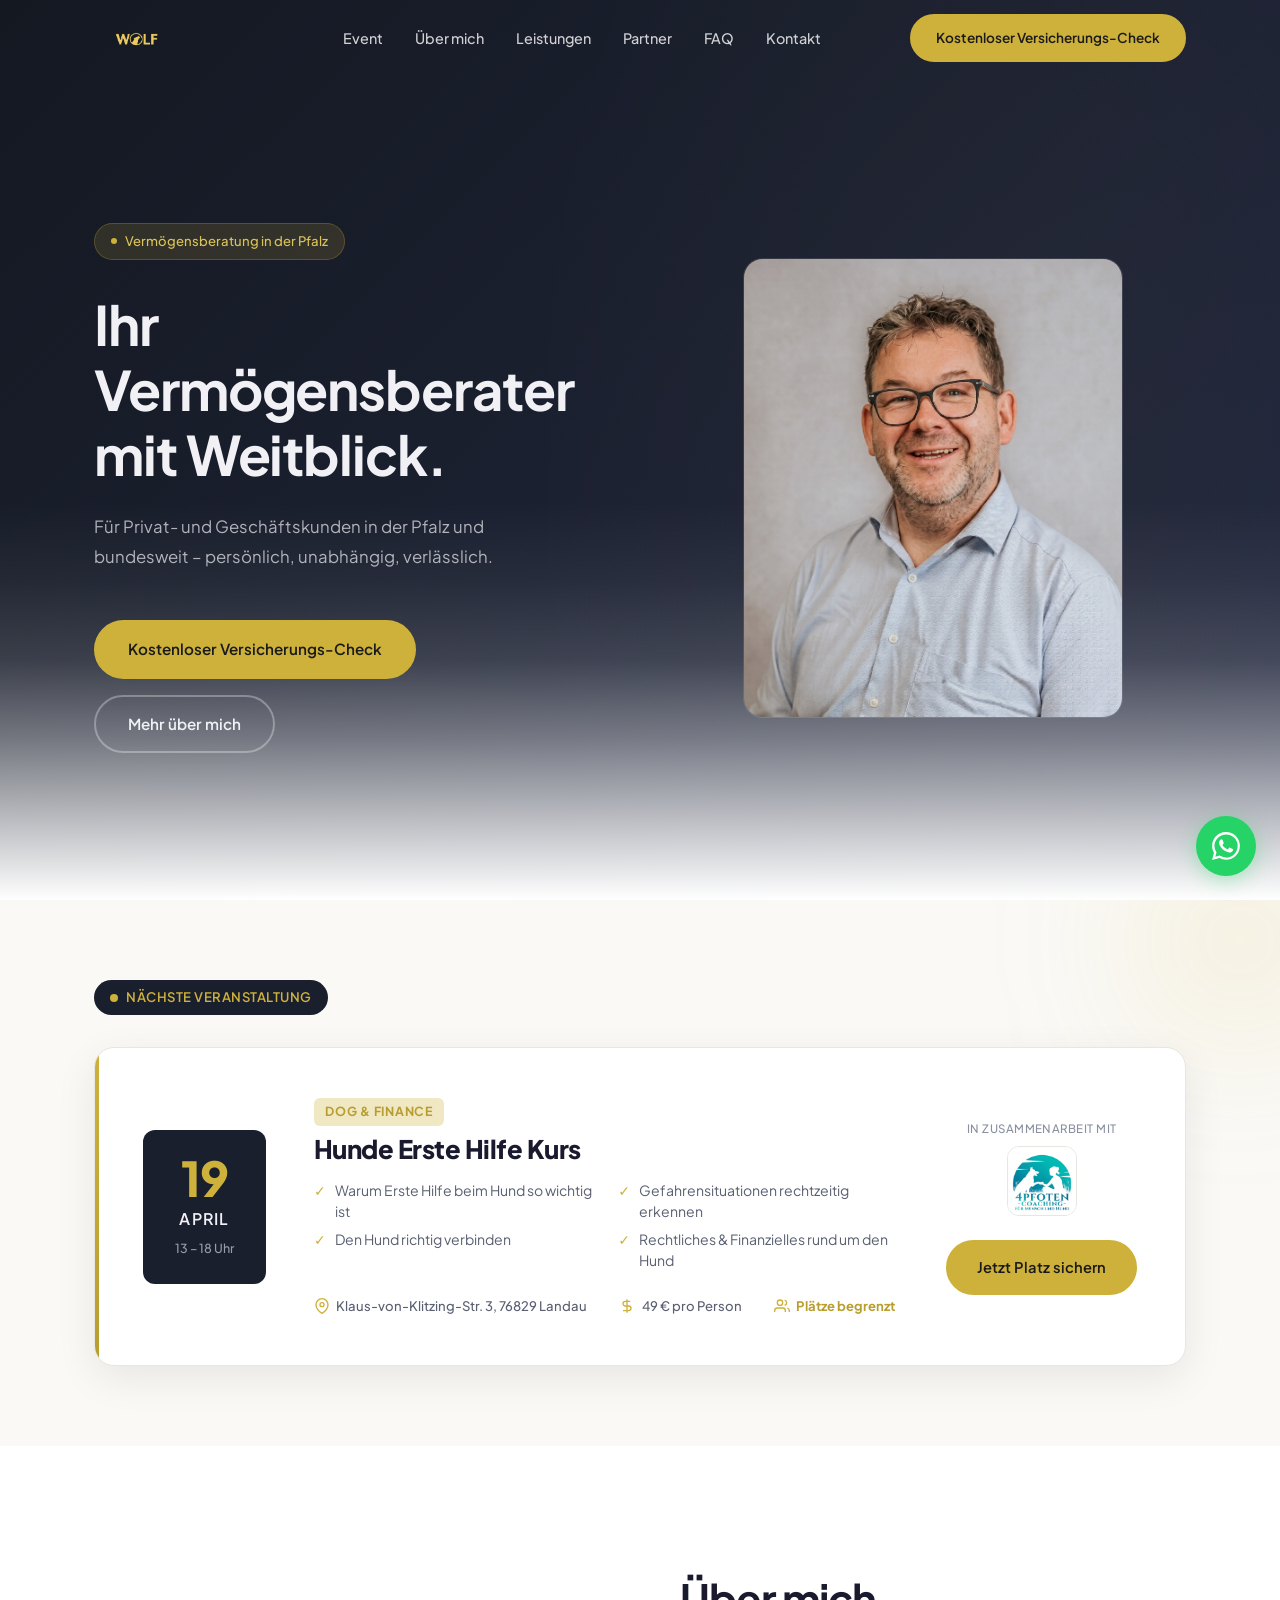
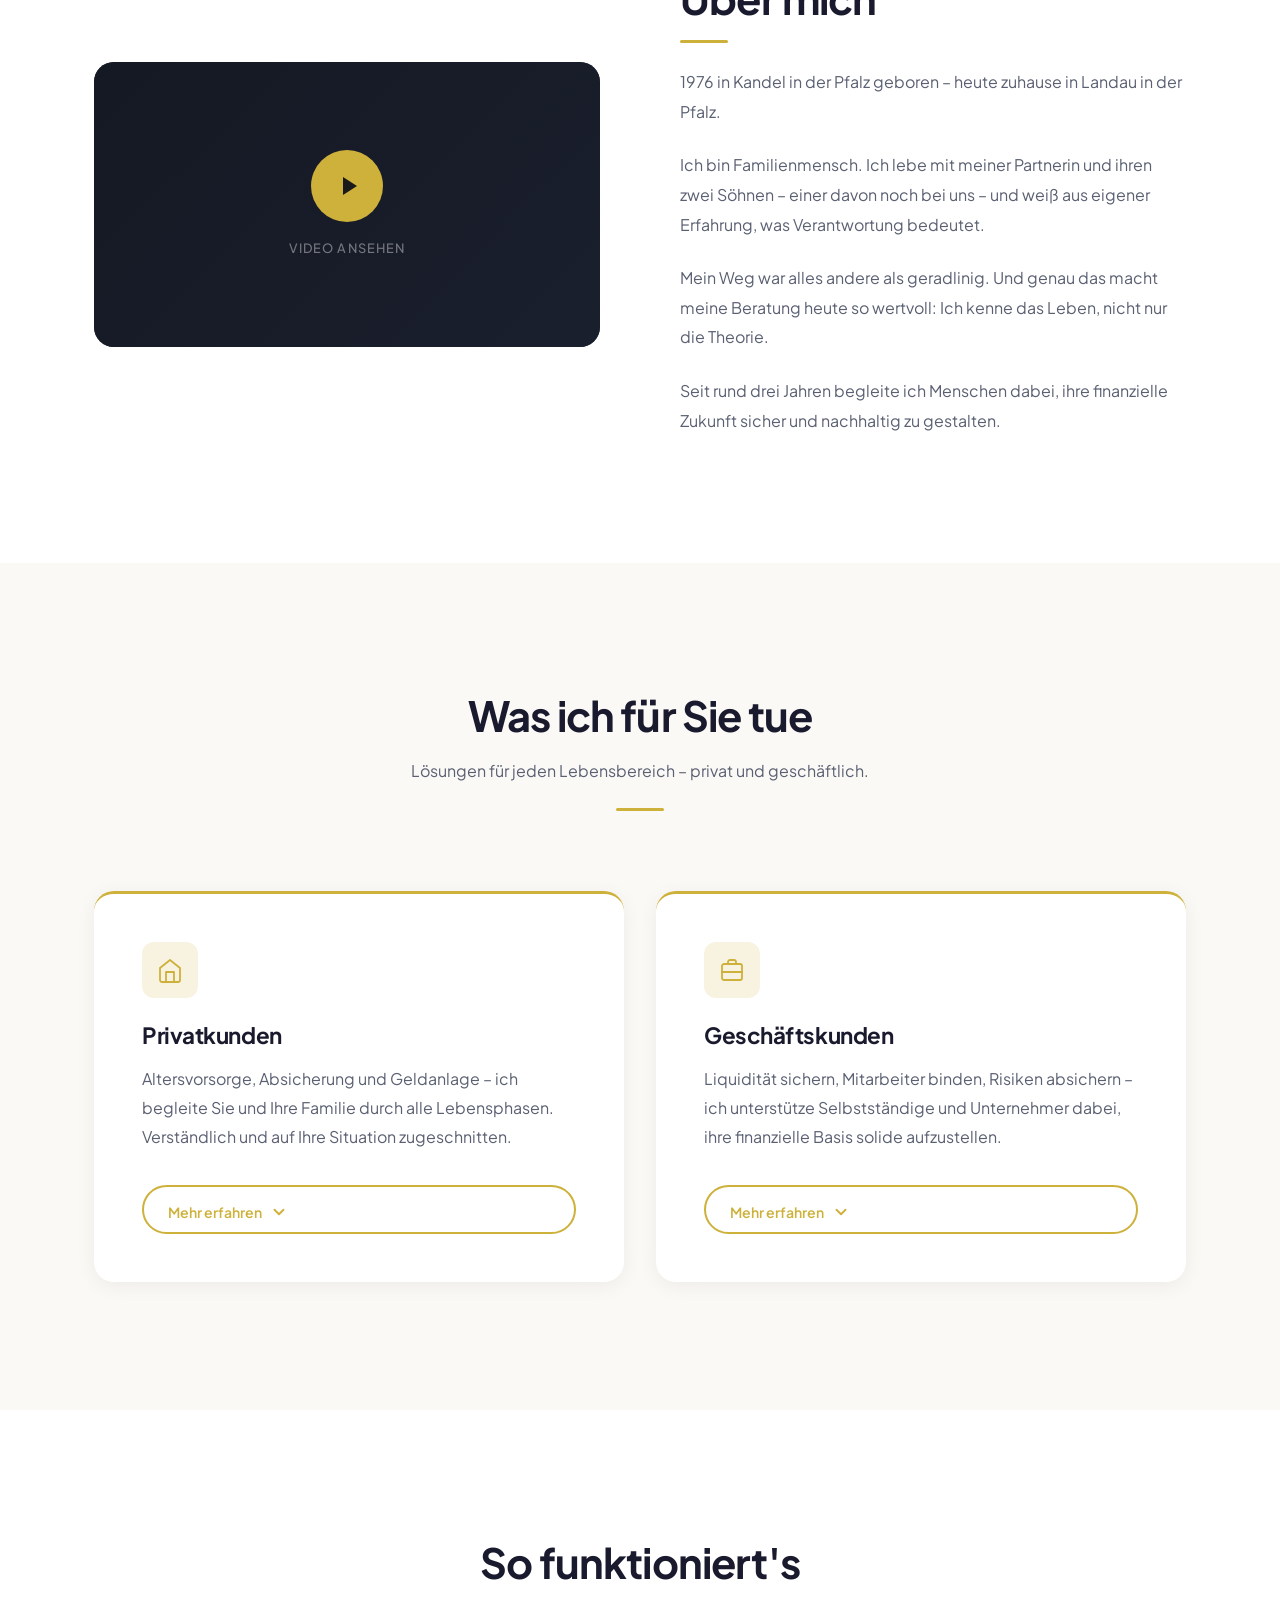
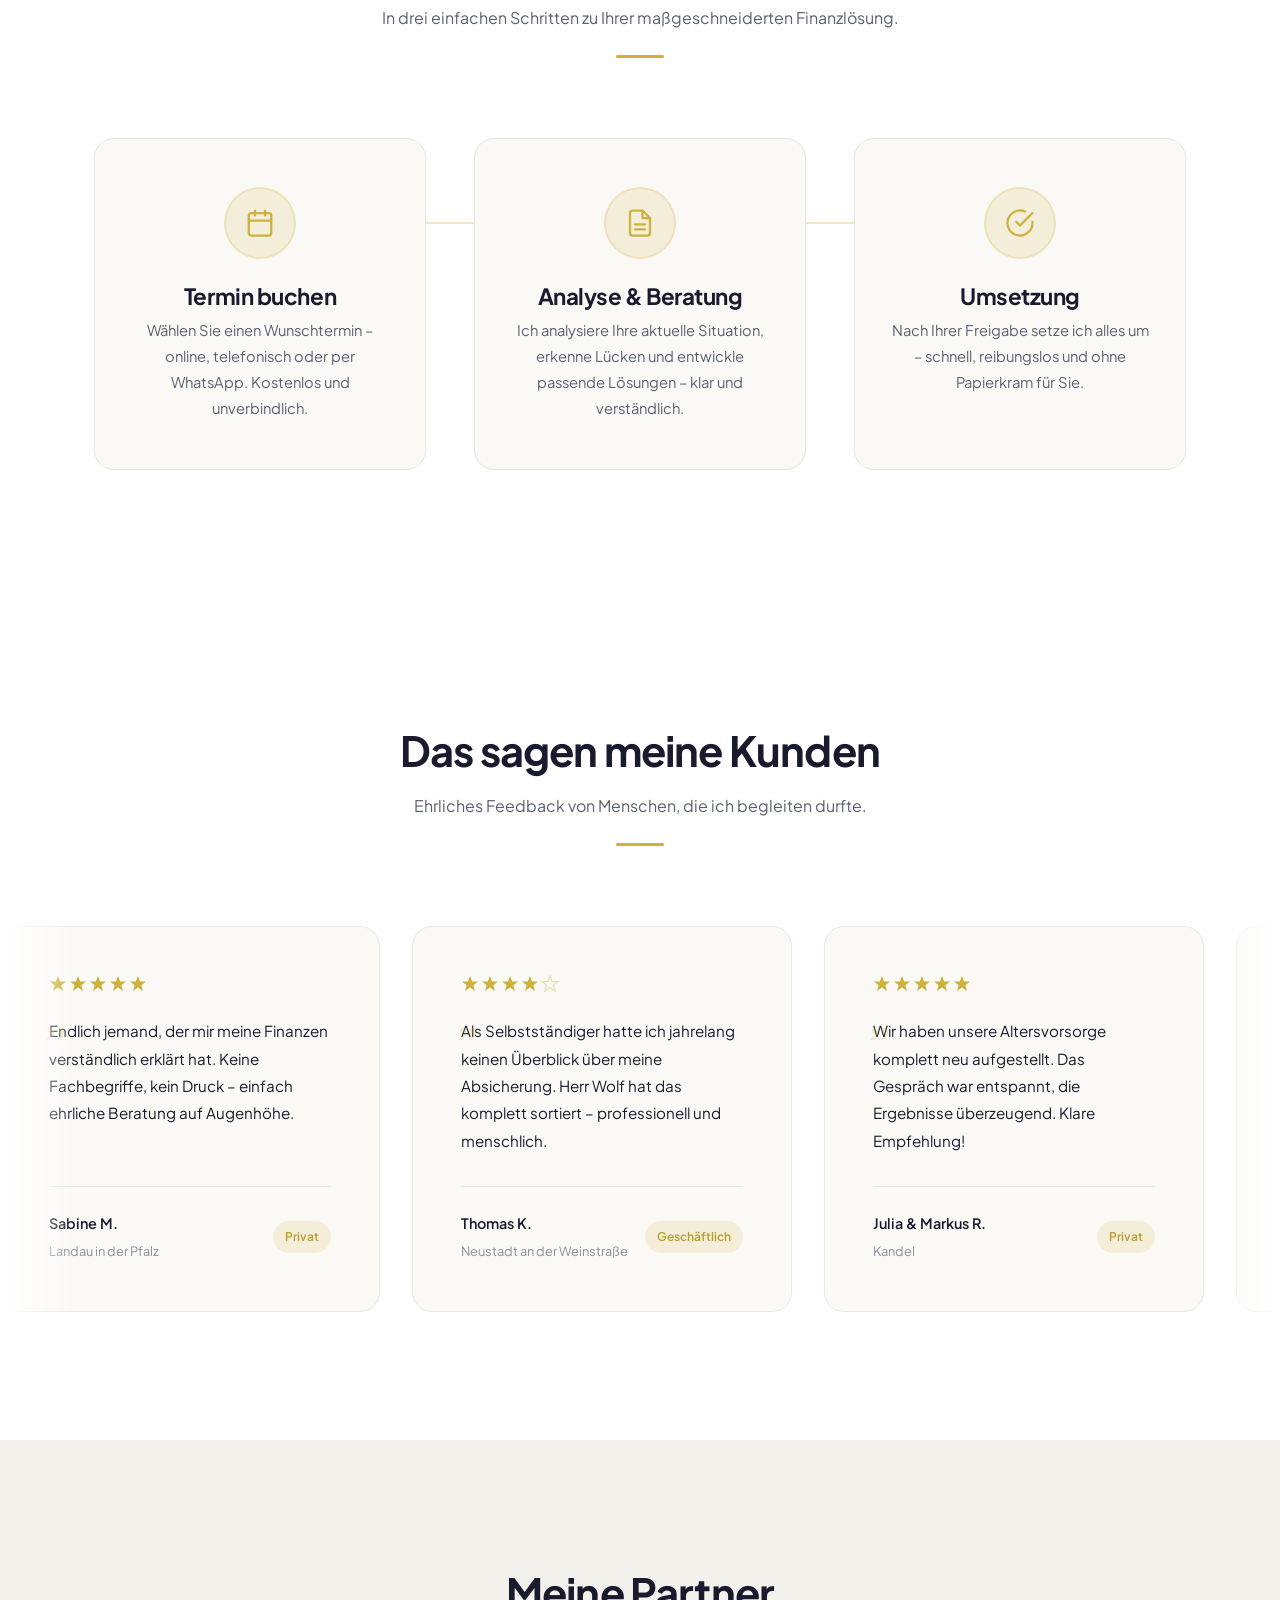
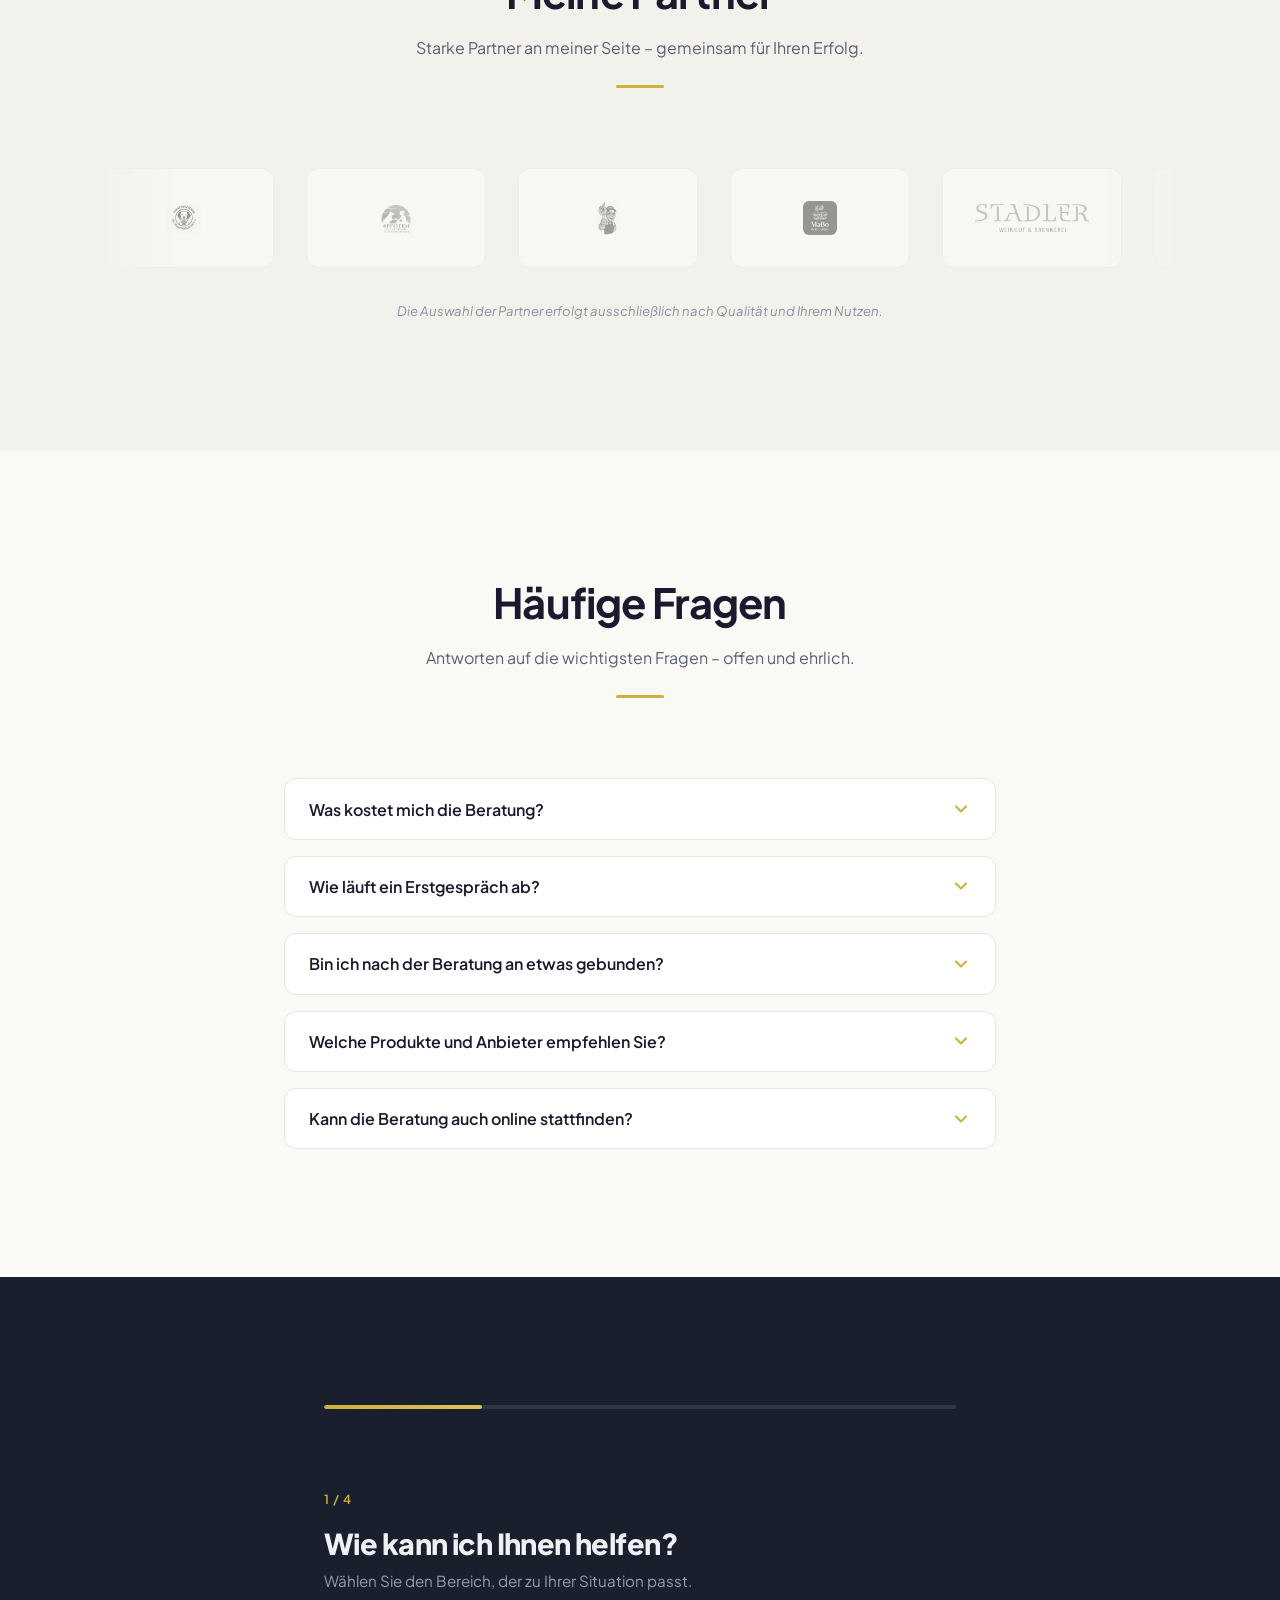
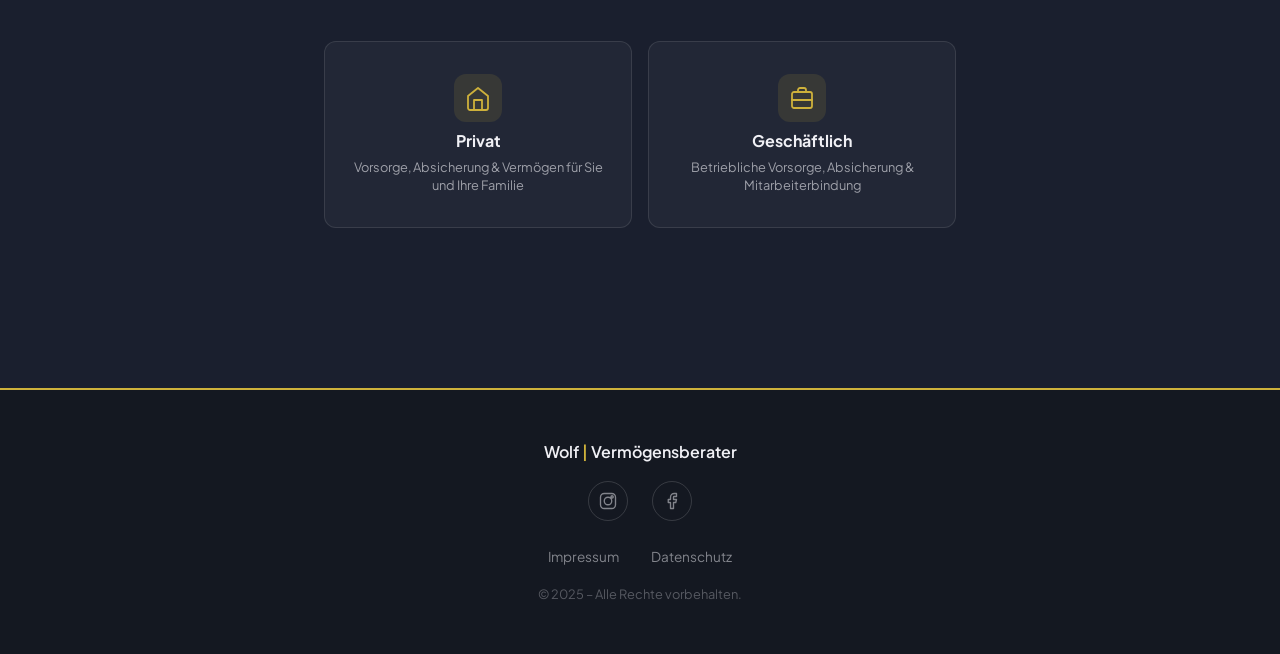
<file: index.html>
<!DOCTYPE html>
<html lang="de">
<head>
  <meta charset="UTF-8">
  <meta name="viewport" content="width=device-width, initial-scale=1.0">
  <title>Wolf – Ihr Vermögensberater in Landau in der Pfalz</title>
  <meta name="description" content="Persönliche Finanzberatung für Privat- und Geschäftskunden in der Pfalz. Altersvorsorge, Absicherung, Geldanlage – jetzt kostenlosen Versicherungs-Check vereinbaren.">
  <meta property="og:title" content="Wolf – Ihr Vermögensberater in Landau in der Pfalz">
  <meta property="og:description" content="Persönliche Finanzberatung für Privat- und Geschäftskunden in der Pfalz. Altersvorsorge, Absicherung, Geldanlage.">
  <meta property="og:type" content="website">
  <meta property="og:locale" content="de_DE">
  <link rel="icon" href="images/wolf-icon.jpeg" type="image/jpeg">
  <link rel="preconnect" href="https://fonts.googleapis.com">
  <link rel="preconnect" href="https://fonts.gstatic.com" crossorigin>
  <link href="https://fonts.googleapis.com/css2?family=Plus+Jakarta+Sans:ital,wght@0,300;0,400;0,500;0,600;0,700;0,800;1,400;1,500&display=swap" rel="stylesheet">
  <link rel="stylesheet" href="css/style.css?v=14">
</head>
<body>

  <!-- ========== NAVIGATION ========== -->
  <nav class="nav" id="nav">
    <div class="nav__container">
      <a class="nav__logo" href="#hero" aria-label="Wolf Vermögensberatung – Startseite">
        <img src="images/wolf-logo-gold.png" alt="Wolf Vermögensberatung Logo" class="nav__logo-white" width="160" height="44">
        <img src="images/wolf-logo-dark.png" alt="Wolf Vermögensberatung Logo" class="nav__logo-dark" width="160" height="44">
      </a>
      <div class="nav__links" id="navLinks">
        <a href="#event">Event</a>
        <a href="#ueber-mich">Über mich</a>
        <a href="#leistungen">Leistungen</a>
        <a href="#partner">Partner</a>
        <a href="#faq">FAQ</a>
        <a href="#kontakt">Kontakt</a>
        <a href="#kontakt" class="btn btn--gold nav__mobile-cta">Kostenloser Versicherungs-Check</a>
      </div>
      <a href="#kontakt" class="nav__cta btn btn--gold">Kostenloser Versicherungs-Check</a>
      <button class="nav__hamburger" id="hamburger" aria-label="Menü öffnen">
        <span></span>
        <span></span>
        <span></span>
      </button>
    </div>
  </nav>

  <!-- ========== HERO ========== -->
  <section class="hero" id="hero">
    <div class="hero__container">
      <div class="hero__content">
        <div class="hero__badge reveal">
          <span></span> Vermögensberatung in der Pfalz
        </div>
        <h1 class="reveal reveal-delay-1">Ihr Vermögensberater<br>mit Weitblick.</h1>
        <p class="reveal reveal-delay-2">Für Privat- und Geschäftskunden in der Pfalz und bundesweit – persönlich, unabhängig, verlässlich.</p>
        <div class="hero__ctas reveal reveal-delay-3">
          <a href="#kontakt" class="btn btn--gold">Kostenloser Versicherungs-Check</a>
          <a href="#ueber-mich" class="btn btn--ghost">Mehr über mich</a>
        </div>
      </div>
      <div class="hero__portrait reveal reveal-delay-2">
        <div class="hero__portrait-frame">
          <img src="images/portrait.jpg" alt="Wolf – Ihr Vermögensberater in Landau in der Pfalz, lächelnd im hellblauen Hemd" class="hero__portrait-img">
        </div>
      </div>
    </div>
    <div class="hero__scroll">
      <div class="hero__scroll-line"></div>
    </div>
  </section>

  <!-- ========== EVENT BANNER ========== -->
  <section class="event" id="event">
    <div class="event__container">
      <div class="event__badge reveal">
        <span class="event__badge-dot"></span> Nächste Veranstaltung
      </div>

      <div class="event__card reveal reveal-delay-1">
        <div class="event__date-block">
          <span class="event__date-day">19</span>
          <span class="event__date-month">April</span>
          <span class="event__date-time">13 – 18 Uhr</span>
        </div>

        <div class="event__content">
          <div class="event__label">Dog & Finance</div>
          <h2 class="event__title">Hunde Erste Hilfe Kurs</h2>
          <ul class="event__highlights">
            <li>Warum Erste Hilfe beim Hund so wichtig ist</li>
            <li>Gefahrensituationen rechtzeitig erkennen</li>
            <li>Den Hund richtig verbinden</li>
            <li>Rechtliches & Finanzielles rund um den Hund</li>
          </ul>
          <div class="event__meta">
            <div class="event__meta-item">
              <svg width="16" height="16" viewBox="0 0 24 24" fill="none" stroke="currentColor" stroke-width="2"><path d="M21 10c0 7-9 13-9 13s-9-6-9-13a9 9 0 0 1 18 0z"/><circle cx="12" cy="10" r="3"/></svg>
              Klaus-von-Klitzing-Str. 3, 76829 Landau
            </div>
            <div class="event__meta-item">
              <svg width="16" height="16" viewBox="0 0 24 24" fill="none" stroke="currentColor" stroke-width="2"><path d="M12 2v20M17 5H9.5a3.5 3.5 0 0 0 0 7h5a3.5 3.5 0 0 1 0 7H6"/></svg>
              49 € pro Person
            </div>
            <div class="event__meta-item event__meta-item--limited">
              <svg width="16" height="16" viewBox="0 0 24 24" fill="none" stroke="currentColor" stroke-width="2"><path d="M17 21v-2a4 4 0 0 0-4-4H5a4 4 0 0 0-4 4v2"/><circle cx="9" cy="7" r="4"/><path d="M23 21v-2a4 4 0 0 0-3-3.87"/><path d="M16 3.13a4 4 0 0 1 0 7.75"/></svg>
              Plätze begrenzt
            </div>
          </div>
        </div>

        <div class="event__cta-block">
          <div class="event__partner">
            <span>In Zusammenarbeit mit</span>
            <img src="images/partners/4pfoten-coaching.jpeg" alt="4Pfoten Coaching" class="event__partner-logo">
          </div>
          <a href="#kontakt" class="btn btn--gold event__btn">Jetzt Platz sichern</a>
        </div>
      </div>
    </div>
  </section>

  <!-- ========== ÜBER MICH ========== -->
  <section class="about" id="ueber-mich">
    <div class="about__container">
      <div class="about__video reveal">
        <div class="about__video-overlay">
          <button class="about__play-btn" aria-label="Video abspielen">
            <svg viewBox="0 0 24 24" xmlns="http://www.w3.org/2000/svg">
              <polygon points="6,3 20,12 6,21"/>
            </svg>
          </button>
          <span class="about__video-label">Video ansehen</span>
        </div>
      </div>
      <div class="about__content">
        <h2 class="reveal">Über mich</h2>
        <p class="reveal reveal-delay-1">1976 in Kandel in der Pfalz geboren – heute zuhause in Landau in der Pfalz.</p>
        <p class="reveal reveal-delay-2">Ich bin Familienmensch. Ich lebe mit meiner Partnerin und ihren zwei Söhnen – einer davon noch bei uns – und weiß aus eigener Erfahrung, was Verantwortung bedeutet.</p>
        <p class="reveal reveal-delay-3">Mein Weg war alles andere als geradlinig. Und genau das macht meine Beratung heute so wertvoll: Ich kenne das Leben, nicht nur die Theorie.</p>
        <p class="reveal reveal-delay-4">Seit rund drei Jahren begleite ich Menschen dabei, ihre finanzielle Zukunft sicher und nachhaltig zu gestalten.</p>
      </div>
    </div>
  </section>

  <!-- ========== LEISTUNGEN ========== -->
  <section class="services" id="leistungen">
    <div class="services__container">
      <div class="section__header reveal">
        <h2>Was ich für Sie tue</h2>
        <p>Lösungen für jeden Lebensbereich – privat und geschäftlich.</p>
      </div>
      <div class="services__grid">
        <!-- Privatkunden -->
        <div class="services__card reveal">
          <div class="services__card-icon">
            <svg viewBox="0 0 28 28" xmlns="http://www.w3.org/2000/svg">
              <path d="M4 12L14 4l10 8v12a2 2 0 01-2 2H6a2 2 0 01-2-2V12z"/>
              <path d="M10 26V16h8v10"/>
            </svg>
          </div>
          <h3>Privatkunden</h3>
          <p>Altersvorsorge, Absicherung und Geldanlage – ich begleite Sie und Ihre Familie durch alle Lebensphasen. Verständlich und auf Ihre Situation zugeschnitten.</p>
          <div class="services__card-details">
            <ul>
              <li>
                <strong>Altersvorsorge</strong>
                <span>Riester, Rürup, betriebliche & private Vorsorge – individuell auf Ihre Lebenssituation abgestimmt.</span>
              </li>
              <li>
                <strong>Absicherung</strong>
                <span>Berufsunfähigkeit, Haftpflicht, Hausrat, Rechtsschutz – lückenloser Schutz für Sie und Ihre Familie.</span>
              </li>
              <li>
                <strong>Geldanlage</strong>
                <span>Fonds, Edelmetalle und Vermögensaufbau – nachhaltig und auf Ihre Ziele zugeschnitten.</span>
              </li>
              <li>
                <strong>Krankenversicherung</strong>
                <span>GKV-Optimierung oder PKV-Wechsel – transparenter Vergleich und beste Konditionen.</span>
              </li>
              <li>
                <strong>Bankprodukte</strong>
                <span>Kostenloses Girokonto, Privatkredite und Immobilienfinanzierung – alles aus einer Hand.</span>
              </li>
            </ul>
            <a href="#kontakt" class="btn btn--gold">Jetzt beraten lassen</a>
          </div>
          <button class="services__card-toggle" aria-expanded="false" aria-label="Details anzeigen">
            <span>Mehr erfahren</span>
            <svg viewBox="0 0 24 24" xmlns="http://www.w3.org/2000/svg"><polyline points="6 9 12 15 18 9"/></svg>
          </button>
        </div>
        <!-- Geschäftskunden -->
        <div class="services__card reveal reveal-delay-1">
          <div class="services__card-icon">
            <svg viewBox="0 0 28 28" xmlns="http://www.w3.org/2000/svg">
              <rect x="4" y="8" width="20" height="16" rx="2"/>
              <path d="M10 8V6a2 2 0 012-2h4a2 2 0 012 2v2"/>
              <line x1="4" y1="16" x2="24" y2="16"/>
            </svg>
          </div>
          <h3>Geschäftskunden</h3>
          <p>Liquidität sichern, Mitarbeiter binden, Risiken absichern – ich unterstütze Selbstständige und Unternehmer dabei, ihre finanzielle Basis solide aufzustellen.</p>
          <div class="services__card-details">
            <ul>
              <li>
                <strong>Betriebliche Altersvorsorge</strong>
                <span>Attraktive bAV-Modelle zur Mitarbeiterbindung mit steuerlichen Vorteilen für Arbeitgeber und Arbeitnehmer.</span>
              </li>
              <li>
                <strong>Betriebliche Absicherung</strong>
                <span>Betriebshaftpflicht, Cyberversicherung, Geschäftsinhalte – Ihr Unternehmen rundum geschützt.</span>
              </li>
              <li>
                <strong>Liquiditätsmanagement</strong>
                <span>Cashflow-Optimierung und strategische Rücklagenbildung für nachhaltiges Wachstum.</span>
              </li>
              <li>
                <strong>Schlüsselpersonenabsicherung</strong>
                <span>Schutz gegen den Ausfall wichtiger Mitarbeiter und Geschäftsführer – für Ihre Betriebskontinuität.</span>
              </li>
              <li>
                <strong>Betriebliche Krankenversicherung</strong>
                <span>Krankenzusatz für Ihre Mitarbeiter ohne Gesundheitsfragen – ein attraktives Benefit zur Mitarbeiterbindung.</span>
              </li>
              <li>
                <strong>Gruppenversicherung</strong>
                <span>z.&nbsp;B. Unfallversicherung für Ihre reisenden Mitarbeiter – effiziente Gruppenkonzepte zu attraktiven Konditionen.</span>
              </li>
            </ul>
            <a href="#kontakt" class="btn btn--gold">Jetzt beraten lassen</a>
          </div>
          <button class="services__card-toggle" aria-expanded="false" aria-label="Details anzeigen">
            <span>Mehr erfahren</span>
            <svg viewBox="0 0 24 24" xmlns="http://www.w3.org/2000/svg"><polyline points="6 9 12 15 18 9"/></svg>
          </button>
        </div>
      </div>
    </div>
  </section>

  <!-- ========== SO FUNKTIONIERT'S ========== -->
  <section class="process" id="prozess">
    <div class="process__container">
      <div class="section__header reveal">
        <h2>So funktioniert's</h2>
        <p>In drei einfachen Schritten zu Ihrer maßgeschneiderten Finanzlösung.</p>
      </div>
      <div class="process__steps">
        <div class="process__card reveal">
          <div class="process__card-icon">
            <svg viewBox="0 0 24 24" xmlns="http://www.w3.org/2000/svg">
              <rect x="3" y="4" width="18" height="18" rx="2"/>
              <line x1="16" y1="2" x2="16" y2="6"/>
              <line x1="8" y1="2" x2="8" y2="6"/>
              <line x1="3" y1="10" x2="21" y2="10"/>
            </svg>
          </div>
          <h3>Termin buchen</h3>
          <p>Wählen Sie einen Wunschtermin – online, telefonisch oder per WhatsApp. Kostenlos und unverbindlich.</p>
        </div>
        <div class="process__card reveal reveal-delay-1">
          <div class="process__card-icon">
            <svg viewBox="0 0 24 24" xmlns="http://www.w3.org/2000/svg">
              <path d="M14 2H6a2 2 0 00-2 2v16a2 2 0 002 2h12a2 2 0 002-2V8z"/>
              <polyline points="14 2 14 8 20 8"/>
              <line x1="16" y1="13" x2="8" y2="13"/>
              <line x1="16" y1="17" x2="8" y2="17"/>
            </svg>
          </div>
          <h3>Analyse & Beratung</h3>
          <p>Ich analysiere Ihre aktuelle Situation, erkenne Lücken und entwickle passende Lösungen – klar und verständlich.</p>
        </div>
        <div class="process__card reveal reveal-delay-2">
          <div class="process__card-icon">
            <svg viewBox="0 0 24 24" xmlns="http://www.w3.org/2000/svg">
              <path d="M22 11.08V12a10 10 0 11-5.93-9.14"/>
              <polyline points="22 4 12 14.01 9 11.01"/>
            </svg>
          </div>
          <h3>Umsetzung</h3>
          <p>Nach Ihrer Freigabe setze ich alles um – schnell, reibungslos und ohne Papierkram für Sie.</p>
        </div>
      </div>
    </div>
  </section>

  <!-- ========== KUNDENERFOLGE ========== -->
  <section class="testimonials" id="kundenerfolge">
    <div class="testimonials__container">
      <div class="section__header reveal">
        <h2>Das sagen meine Kunden</h2>
        <p>Ehrliches Feedback von Menschen, die ich begleiten durfte.</p>
      </div>
      <div class="testimonials__slider reveal">
        <div class="testimonials__track">
          <!-- Original set -->
          <div class="testimonial-card">
            <div class="testimonial-card__stars">
              <svg viewBox="0 0 20 20" fill="currentColor"><path d="M10 1l2.39 6.34H19l-5.3 4.03 1.97 6.53L10 13.97 4.34 17.9l1.97-6.53L1 7.34h6.61z"/></svg>
              <svg viewBox="0 0 20 20" fill="currentColor"><path d="M10 1l2.39 6.34H19l-5.3 4.03 1.97 6.53L10 13.97 4.34 17.9l1.97-6.53L1 7.34h6.61z"/></svg>
              <svg viewBox="0 0 20 20" fill="currentColor"><path d="M10 1l2.39 6.34H19l-5.3 4.03 1.97 6.53L10 13.97 4.34 17.9l1.97-6.53L1 7.34h6.61z"/></svg>
              <svg viewBox="0 0 20 20" fill="currentColor"><path d="M10 1l2.39 6.34H19l-5.3 4.03 1.97 6.53L10 13.97 4.34 17.9l1.97-6.53L1 7.34h6.61z"/></svg>
              <svg viewBox="0 0 20 20" fill="currentColor"><path d="M10 1l2.39 6.34H19l-5.3 4.03 1.97 6.53L10 13.97 4.34 17.9l1.97-6.53L1 7.34h6.61z"/></svg>
            </div>
            <p class="testimonial-card__text">Endlich jemand, der mir meine Finanzen verständlich erklärt hat. Keine Fachbegriffe, kein Druck – einfach ehrliche Beratung auf Augenhöhe.</p>
            <div class="testimonial-card__footer">
              <div>
                <span class="testimonial-card__name">Sabine M.</span>
                <span class="testimonial-card__location">Landau in der Pfalz</span>
              </div>
              <span class="testimonial-card__category">Privat</span>
            </div>
          </div>
          <div class="testimonial-card">
            <div class="testimonial-card__stars">
              <svg viewBox="0 0 20 20" fill="currentColor"><path d="M10 1l2.39 6.34H19l-5.3 4.03 1.97 6.53L10 13.97 4.34 17.9l1.97-6.53L1 7.34h6.61z"/></svg>
              <svg viewBox="0 0 20 20" fill="currentColor"><path d="M10 1l2.39 6.34H19l-5.3 4.03 1.97 6.53L10 13.97 4.34 17.9l1.97-6.53L1 7.34h6.61z"/></svg>
              <svg viewBox="0 0 20 20" fill="currentColor"><path d="M10 1l2.39 6.34H19l-5.3 4.03 1.97 6.53L10 13.97 4.34 17.9l1.97-6.53L1 7.34h6.61z"/></svg>
              <svg viewBox="0 0 20 20" fill="currentColor"><path d="M10 1l2.39 6.34H19l-5.3 4.03 1.97 6.53L10 13.97 4.34 17.9l1.97-6.53L1 7.34h6.61z"/></svg>
              <svg viewBox="0 0 20 20" class="star--empty"><path d="M10 1l2.39 6.34H19l-5.3 4.03 1.97 6.53L10 13.97 4.34 17.9l1.97-6.53L1 7.34h6.61z"/></svg>
            </div>
            <p class="testimonial-card__text">Als Selbstständiger hatte ich jahrelang keinen Überblick über meine Absicherung. Herr Wolf hat das komplett sortiert – professionell und menschlich.</p>
            <div class="testimonial-card__footer">
              <div>
                <span class="testimonial-card__name">Thomas K.</span>
                <span class="testimonial-card__location">Neustadt an der Weinstraße</span>
              </div>
              <span class="testimonial-card__category">Geschäftlich</span>
            </div>
          </div>
          <div class="testimonial-card">
            <div class="testimonial-card__stars">
              <svg viewBox="0 0 20 20" fill="currentColor"><path d="M10 1l2.39 6.34H19l-5.3 4.03 1.97 6.53L10 13.97 4.34 17.9l1.97-6.53L1 7.34h6.61z"/></svg>
              <svg viewBox="0 0 20 20" fill="currentColor"><path d="M10 1l2.39 6.34H19l-5.3 4.03 1.97 6.53L10 13.97 4.34 17.9l1.97-6.53L1 7.34h6.61z"/></svg>
              <svg viewBox="0 0 20 20" fill="currentColor"><path d="M10 1l2.39 6.34H19l-5.3 4.03 1.97 6.53L10 13.97 4.34 17.9l1.97-6.53L1 7.34h6.61z"/></svg>
              <svg viewBox="0 0 20 20" fill="currentColor"><path d="M10 1l2.39 6.34H19l-5.3 4.03 1.97 6.53L10 13.97 4.34 17.9l1.97-6.53L1 7.34h6.61z"/></svg>
              <svg viewBox="0 0 20 20" fill="currentColor"><path d="M10 1l2.39 6.34H19l-5.3 4.03 1.97 6.53L10 13.97 4.34 17.9l1.97-6.53L1 7.34h6.61z"/></svg>
            </div>
            <p class="testimonial-card__text">Wir haben unsere Altersvorsorge komplett neu aufgestellt. Das Gespräch war entspannt, die Ergebnisse überzeugend. Klare Empfehlung!</p>
            <div class="testimonial-card__footer">
              <div>
                <span class="testimonial-card__name">Julia & Markus R.</span>
                <span class="testimonial-card__location">Kandel</span>
              </div>
              <span class="testimonial-card__category">Privat</span>
            </div>
          </div>
          <div class="testimonial-card">
            <div class="testimonial-card__stars">
              <svg viewBox="0 0 20 20" fill="currentColor"><path d="M10 1l2.39 6.34H19l-5.3 4.03 1.97 6.53L10 13.97 4.34 17.9l1.97-6.53L1 7.34h6.61z"/></svg>
              <svg viewBox="0 0 20 20" fill="currentColor"><path d="M10 1l2.39 6.34H19l-5.3 4.03 1.97 6.53L10 13.97 4.34 17.9l1.97-6.53L1 7.34h6.61z"/></svg>
              <svg viewBox="0 0 20 20" fill="currentColor"><path d="M10 1l2.39 6.34H19l-5.3 4.03 1.97 6.53L10 13.97 4.34 17.9l1.97-6.53L1 7.34h6.61z"/></svg>
              <svg viewBox="0 0 20 20" fill="currentColor"><path d="M10 1l2.39 6.34H19l-5.3 4.03 1.97 6.53L10 13.97 4.34 17.9l1.97-6.53L1 7.34h6.61z"/></svg>
              <svg viewBox="0 0 20 20" class="star--empty"><path d="M10 1l2.39 6.34H19l-5.3 4.03 1.97 6.53L10 13.97 4.34 17.9l1.97-6.53L1 7.34h6.61z"/></svg>
            </div>
            <p class="testimonial-card__text">Herr Wolf nimmt sich die Zeit, die man braucht. Kein Schema F, sondern echte individuelle Lösungen. So stelle ich mir Beratung vor.</p>
            <div class="testimonial-card__footer">
              <div>
                <span class="testimonial-card__name">Andreas B.</span>
                <span class="testimonial-card__location">Germersheim</span>
              </div>
              <span class="testimonial-card__category">Privat</span>
            </div>
          </div>
          <div class="testimonial-card">
            <div class="testimonial-card__stars">
              <svg viewBox="0 0 20 20" fill="currentColor"><path d="M10 1l2.39 6.34H19l-5.3 4.03 1.97 6.53L10 13.97 4.34 17.9l1.97-6.53L1 7.34h6.61z"/></svg>
              <svg viewBox="0 0 20 20" fill="currentColor"><path d="M10 1l2.39 6.34H19l-5.3 4.03 1.97 6.53L10 13.97 4.34 17.9l1.97-6.53L1 7.34h6.61z"/></svg>
              <svg viewBox="0 0 20 20" fill="currentColor"><path d="M10 1l2.39 6.34H19l-5.3 4.03 1.97 6.53L10 13.97 4.34 17.9l1.97-6.53L1 7.34h6.61z"/></svg>
              <svg viewBox="0 0 20 20" fill="currentColor"><path d="M10 1l2.39 6.34H19l-5.3 4.03 1.97 6.53L10 13.97 4.34 17.9l1.97-6.53L1 7.34h6.61z"/></svg>
              <svg viewBox="0 0 20 20" fill="currentColor"><path d="M10 1l2.39 6.34H19l-5.3 4.03 1.97 6.53L10 13.97 4.34 17.9l1.97-6.53L1 7.34h6.61z"/></svg>
            </div>
            <p class="testimonial-card__text">Für mein Unternehmen hat er eine betriebliche Altersvorsorge aufgesetzt, die meine Mitarbeiter begeistert. Toller Service, schnelle Umsetzung.</p>
            <div class="testimonial-card__footer">
              <div>
                <span class="testimonial-card__name">Stefan W.</span>
                <span class="testimonial-card__location">Landau in der Pfalz</span>
              </div>
              <span class="testimonial-card__category">Geschäftlich</span>
            </div>
          </div>
          <!-- Duplicate set for seamless loop -->
          <div class="testimonial-card">
            <div class="testimonial-card__stars">
              <svg viewBox="0 0 20 20" fill="currentColor"><path d="M10 1l2.39 6.34H19l-5.3 4.03 1.97 6.53L10 13.97 4.34 17.9l1.97-6.53L1 7.34h6.61z"/></svg>
              <svg viewBox="0 0 20 20" fill="currentColor"><path d="M10 1l2.39 6.34H19l-5.3 4.03 1.97 6.53L10 13.97 4.34 17.9l1.97-6.53L1 7.34h6.61z"/></svg>
              <svg viewBox="0 0 20 20" fill="currentColor"><path d="M10 1l2.39 6.34H19l-5.3 4.03 1.97 6.53L10 13.97 4.34 17.9l1.97-6.53L1 7.34h6.61z"/></svg>
              <svg viewBox="0 0 20 20" fill="currentColor"><path d="M10 1l2.39 6.34H19l-5.3 4.03 1.97 6.53L10 13.97 4.34 17.9l1.97-6.53L1 7.34h6.61z"/></svg>
              <svg viewBox="0 0 20 20" fill="currentColor"><path d="M10 1l2.39 6.34H19l-5.3 4.03 1.97 6.53L10 13.97 4.34 17.9l1.97-6.53L1 7.34h6.61z"/></svg>
            </div>
            <p class="testimonial-card__text">Endlich jemand, der mir meine Finanzen verständlich erklärt hat. Keine Fachbegriffe, kein Druck – einfach ehrliche Beratung auf Augenhöhe.</p>
            <div class="testimonial-card__footer">
              <div>
                <span class="testimonial-card__name">Sabine M.</span>
                <span class="testimonial-card__location">Landau in der Pfalz</span>
              </div>
              <span class="testimonial-card__category">Privat</span>
            </div>
          </div>
          <div class="testimonial-card">
            <div class="testimonial-card__stars">
              <svg viewBox="0 0 20 20" fill="currentColor"><path d="M10 1l2.39 6.34H19l-5.3 4.03 1.97 6.53L10 13.97 4.34 17.9l1.97-6.53L1 7.34h6.61z"/></svg>
              <svg viewBox="0 0 20 20" fill="currentColor"><path d="M10 1l2.39 6.34H19l-5.3 4.03 1.97 6.53L10 13.97 4.34 17.9l1.97-6.53L1 7.34h6.61z"/></svg>
              <svg viewBox="0 0 20 20" fill="currentColor"><path d="M10 1l2.39 6.34H19l-5.3 4.03 1.97 6.53L10 13.97 4.34 17.9l1.97-6.53L1 7.34h6.61z"/></svg>
              <svg viewBox="0 0 20 20" fill="currentColor"><path d="M10 1l2.39 6.34H19l-5.3 4.03 1.97 6.53L10 13.97 4.34 17.9l1.97-6.53L1 7.34h6.61z"/></svg>
              <svg viewBox="0 0 20 20" class="star--empty"><path d="M10 1l2.39 6.34H19l-5.3 4.03 1.97 6.53L10 13.97 4.34 17.9l1.97-6.53L1 7.34h6.61z"/></svg>
            </div>
            <p class="testimonial-card__text">Als Selbstständiger hatte ich jahrelang keinen Überblick über meine Absicherung. Herr Wolf hat das komplett sortiert – professionell und menschlich.</p>
            <div class="testimonial-card__footer">
              <div>
                <span class="testimonial-card__name">Thomas K.</span>
                <span class="testimonial-card__location">Neustadt an der Weinstraße</span>
              </div>
              <span class="testimonial-card__category">Geschäftlich</span>
            </div>
          </div>
          <div class="testimonial-card">
            <div class="testimonial-card__stars">
              <svg viewBox="0 0 20 20" fill="currentColor"><path d="M10 1l2.39 6.34H19l-5.3 4.03 1.97 6.53L10 13.97 4.34 17.9l1.97-6.53L1 7.34h6.61z"/></svg>
              <svg viewBox="0 0 20 20" fill="currentColor"><path d="M10 1l2.39 6.34H19l-5.3 4.03 1.97 6.53L10 13.97 4.34 17.9l1.97-6.53L1 7.34h6.61z"/></svg>
              <svg viewBox="0 0 20 20" fill="currentColor"><path d="M10 1l2.39 6.34H19l-5.3 4.03 1.97 6.53L10 13.97 4.34 17.9l1.97-6.53L1 7.34h6.61z"/></svg>
              <svg viewBox="0 0 20 20" fill="currentColor"><path d="M10 1l2.39 6.34H19l-5.3 4.03 1.97 6.53L10 13.97 4.34 17.9l1.97-6.53L1 7.34h6.61z"/></svg>
              <svg viewBox="0 0 20 20" fill="currentColor"><path d="M10 1l2.39 6.34H19l-5.3 4.03 1.97 6.53L10 13.97 4.34 17.9l1.97-6.53L1 7.34h6.61z"/></svg>
            </div>
            <p class="testimonial-card__text">Wir haben unsere Altersvorsorge komplett neu aufgestellt. Das Gespräch war entspannt, die Ergebnisse überzeugend. Klare Empfehlung!</p>
            <div class="testimonial-card__footer">
              <div>
                <span class="testimonial-card__name">Julia & Markus R.</span>
                <span class="testimonial-card__location">Kandel</span>
              </div>
              <span class="testimonial-card__category">Privat</span>
            </div>
          </div>
          <div class="testimonial-card">
            <div class="testimonial-card__stars">
              <svg viewBox="0 0 20 20" fill="currentColor"><path d="M10 1l2.39 6.34H19l-5.3 4.03 1.97 6.53L10 13.97 4.34 17.9l1.97-6.53L1 7.34h6.61z"/></svg>
              <svg viewBox="0 0 20 20" fill="currentColor"><path d="M10 1l2.39 6.34H19l-5.3 4.03 1.97 6.53L10 13.97 4.34 17.9l1.97-6.53L1 7.34h6.61z"/></svg>
              <svg viewBox="0 0 20 20" fill="currentColor"><path d="M10 1l2.39 6.34H19l-5.3 4.03 1.97 6.53L10 13.97 4.34 17.9l1.97-6.53L1 7.34h6.61z"/></svg>
              <svg viewBox="0 0 20 20" fill="currentColor"><path d="M10 1l2.39 6.34H19l-5.3 4.03 1.97 6.53L10 13.97 4.34 17.9l1.97-6.53L1 7.34h6.61z"/></svg>
              <svg viewBox="0 0 20 20" class="star--empty"><path d="M10 1l2.39 6.34H19l-5.3 4.03 1.97 6.53L10 13.97 4.34 17.9l1.97-6.53L1 7.34h6.61z"/></svg>
            </div>
            <p class="testimonial-card__text">Herr Wolf nimmt sich die Zeit, die man braucht. Kein Schema F, sondern echte individuelle Lösungen. So stelle ich mir Beratung vor.</p>
            <div class="testimonial-card__footer">
              <div>
                <span class="testimonial-card__name">Andreas B.</span>
                <span class="testimonial-card__location">Germersheim</span>
              </div>
              <span class="testimonial-card__category">Privat</span>
            </div>
          </div>
          <div class="testimonial-card">
            <div class="testimonial-card__stars">
              <svg viewBox="0 0 20 20" fill="currentColor"><path d="M10 1l2.39 6.34H19l-5.3 4.03 1.97 6.53L10 13.97 4.34 17.9l1.97-6.53L1 7.34h6.61z"/></svg>
              <svg viewBox="0 0 20 20" fill="currentColor"><path d="M10 1l2.39 6.34H19l-5.3 4.03 1.97 6.53L10 13.97 4.34 17.9l1.97-6.53L1 7.34h6.61z"/></svg>
              <svg viewBox="0 0 20 20" fill="currentColor"><path d="M10 1l2.39 6.34H19l-5.3 4.03 1.97 6.53L10 13.97 4.34 17.9l1.97-6.53L1 7.34h6.61z"/></svg>
              <svg viewBox="0 0 20 20" fill="currentColor"><path d="M10 1l2.39 6.34H19l-5.3 4.03 1.97 6.53L10 13.97 4.34 17.9l1.97-6.53L1 7.34h6.61z"/></svg>
              <svg viewBox="0 0 20 20" fill="currentColor"><path d="M10 1l2.39 6.34H19l-5.3 4.03 1.97 6.53L10 13.97 4.34 17.9l1.97-6.53L1 7.34h6.61z"/></svg>
            </div>
            <p class="testimonial-card__text">Für mein Unternehmen hat er eine betriebliche Altersvorsorge aufgesetzt, die meine Mitarbeiter begeistert. Toller Service, schnelle Umsetzung.</p>
            <div class="testimonial-card__footer">
              <div>
                <span class="testimonial-card__name">Stefan W.</span>
                <span class="testimonial-card__location">Landau in der Pfalz</span>
              </div>
              <span class="testimonial-card__category">Geschäftlich</span>
            </div>
          </div>
        </div>
      </div>
    </div>
  </section>

  <!-- ========== PREMIUMPARTNER ========== -->
  <section class="partners" id="partner">
    <div class="partners__container">
      <div class="section__header reveal">
        <h2>Meine Partner</h2>
        <p>Starke Partner an meiner Seite – gemeinsam für Ihren Erfolg.</p>
      </div>
      <div class="partners__slider reveal">
        <div class="partners__track">
          <!-- Original set (5 Partner) -->
          <div class="partners__item"><img src="images/partners/tierschutzverein-vergessene-poten.jpeg" alt="Tierschutzverein Die Vergessenen Poten e.V."></div>
          <div class="partners__item"><img src="images/partners/4pfoten-coaching.jpeg" alt="4Pfoten Coaching"></div>
          <div class="partners__item"><img src="images/partners/guenter.jpeg" alt="Günter"></div>
          <div class="partners__item"><img src="images/partners/mabo-immobilien.jpeg" alt="MaBo Immobilien"></div>
          <div class="partners__item"><img src="images/partners/stadler-weingut.jpeg" alt="Stadler Weingut & Brennerei"></div>
          <!-- Duplicate set for seamless loop -->
          <div class="partners__item"><img src="images/partners/tierschutzverein-vergessene-poten.jpeg" alt="Tierschutzverein Die Vergessenen Poten e.V."></div>
          <div class="partners__item"><img src="images/partners/4pfoten-coaching.jpeg" alt="4Pfoten Coaching"></div>
          <div class="partners__item"><img src="images/partners/guenter.jpeg" alt="Günter"></div>
          <div class="partners__item"><img src="images/partners/mabo-immobilien.jpeg" alt="MaBo Immobilien"></div>
          <div class="partners__item"><img src="images/partners/stadler-weingut.jpeg" alt="Stadler Weingut & Brennerei"></div>
        </div>
      </div>
      <p class="partners__disclaimer reveal">Die Auswahl der Partner erfolgt ausschließlich nach Qualität und Ihrem Nutzen.</p>
    </div>
  </section>

  <!-- ========== FAQ ========== -->
  <section class="faq" id="faq">
    <div class="faq__container">
      <div class="section__header reveal">
        <h2>Häufige Fragen</h2>
        <p>Antworten auf die wichtigsten Fragen – offen und ehrlich.</p>
      </div>
      <div class="faq__list">
        <div class="faq__item reveal">
          <button class="faq__question" aria-expanded="false">
            <span>Was kostet mich die Beratung?</span>
            <svg viewBox="0 0 24 24" xmlns="http://www.w3.org/2000/svg"><polyline points="6 9 12 15 18 9"/></svg>
          </button>
          <div class="faq__answer">
            <p>Meine Beratung ist für Sie kostenlos. Ich werde über die Produktanbieter vergütet – so profitieren Sie von professioneller Beratung ohne eigene Kosten.</p>
          </div>
        </div>
        <div class="faq__item reveal reveal-delay-1">
          <button class="faq__question" aria-expanded="false">
            <span>Wie läuft ein Erstgespräch ab?</span>
            <svg viewBox="0 0 24 24" xmlns="http://www.w3.org/2000/svg"><polyline points="6 9 12 15 18 9"/></svg>
          </button>
          <div class="faq__answer">
            <p>Wir lernen uns kennen, ich höre Ihnen zu und verstehe Ihre Situation. Gemeinsam schauen wir, wo Sie stehen und wo Handlungsbedarf besteht. Kein Verkaufsdruck, kein Fachchinesisch.</p>
          </div>
        </div>
        <div class="faq__item reveal reveal-delay-2">
          <button class="faq__question" aria-expanded="false">
            <span>Bin ich nach der Beratung an etwas gebunden?</span>
            <svg viewBox="0 0 24 24" xmlns="http://www.w3.org/2000/svg"><polyline points="6 9 12 15 18 9"/></svg>
          </button>
          <div class="faq__answer">
            <p>Nein, absolut nicht. Das Erstgespräch und der Versicherungs-Check sind komplett unverbindlich. Sie entscheiden selbst, ob und wann Sie handeln möchten.</p>
          </div>
        </div>
        <div class="faq__item reveal reveal-delay-3">
          <button class="faq__question" aria-expanded="false">
            <span>Welche Produkte und Anbieter empfehlen Sie?</span>
            <svg viewBox="0 0 24 24" xmlns="http://www.w3.org/2000/svg"><polyline points="6 9 12 15 18 9"/></svg>
          </button>
          <div class="faq__answer">
            <p>Ich arbeite mit starken Partnern aus unterschiedlichen Bereichen zusammen – von Immobilien über Tierschutz bis Genuss. So entsteht ein Netzwerk, das echten Mehrwert bietet.</p>
          </div>
        </div>
        <div class="faq__item reveal reveal-delay-4">
          <button class="faq__question" aria-expanded="false">
            <span>Kann die Beratung auch online stattfinden?</span>
            <svg viewBox="0 0 24 24" xmlns="http://www.w3.org/2000/svg"><polyline points="6 9 12 15 18 9"/></svg>
          </button>
          <div class="faq__answer">
            <p>Selbstverständlich. Ob persönlich in Landau, per Videocall oder telefonisch – ich richte mich ganz nach Ihnen. Viele meiner Kunden schätzen die Flexibilität der Online-Beratung.</p>
          </div>
        </div>
      </div>
    </div>
  </section>

  <!-- ========== KONTAKT FUNNEL ========== -->
  <section class="contact" id="kontakt">
    <div class="contact__container">
      <div class="funnel" id="funnel">
        <!-- Progress Bar -->
        <div class="funnel__progress">
          <div class="funnel__progress-bar" id="funnelProgress" style="width: 25%"></div>
        </div>

        <!-- ===== STEP 1: Privat oder Geschäftlich ===== -->
        <div class="funnel__step is-active" data-step="1">
          <div class="funnel__step-number">1 / 4</div>
          <h2 class="funnel__title">Wie kann ich Ihnen helfen?</h2>
          <p class="funnel__subtitle">Wählen Sie den Bereich, der zu Ihrer Situation passt.</p>
          <div class="funnel__choices funnel__choices--two">
            <button class="funnel__choice" data-value="privat" data-next="2">
              <div class="funnel__choice-icon">
                <svg viewBox="0 0 28 28" fill="none" stroke="currentColor" stroke-width="1.8" stroke-linecap="round" stroke-linejoin="round"><path d="M4 12L14 4l10 8v12a2 2 0 01-2 2H6a2 2 0 01-2-2V12z"/><path d="M10 26V16h8v10"/></svg>
              </div>
              <strong>Privat</strong>
              <span>Vorsorge, Absicherung & Vermögen für Sie und Ihre Familie</span>
            </button>
            <button class="funnel__choice" data-value="geschaeftlich" data-next="2">
              <div class="funnel__choice-icon">
                <svg viewBox="0 0 28 28" fill="none" stroke="currentColor" stroke-width="1.8" stroke-linecap="round" stroke-linejoin="round"><rect x="4" y="8" width="20" height="16" rx="2"/><path d="M10 8V6a2 2 0 012-2h4a2 2 0 012 2v2"/><line x1="4" y1="16" x2="24" y2="16"/></svg>
              </div>
              <strong>Geschäftlich</strong>
              <span>Betriebliche Vorsorge, Absicherung & Mitarbeiterbindung</span>
            </button>
          </div>
        </div>

        <!-- ===== STEP 2: Themenauswahl (Privat) ===== -->
        <div class="funnel__step" data-step="2" data-variant="privat">
          <div class="funnel__step-number">2 / 4</div>
          <button class="funnel__back" aria-label="Zurück">
            <svg width="20" height="20" viewBox="0 0 24 24" fill="none" stroke="currentColor" stroke-width="2" stroke-linecap="round" stroke-linejoin="round"><path d="M19 12H5"/><polyline points="12 19 5 12 12 5"/></svg>
            Zurück
          </button>
          <h2 class="funnel__title">Welches Thema beschäftigt Sie?</h2>
          <p class="funnel__subtitle">Sie können auch mehrere Themen wählen.</p>
          <div class="funnel__choices funnel__choices--grid">
            <button class="funnel__choice funnel__choice--multi" data-value="Altersvorsorge">
              <div class="funnel__choice-emoji">🛡️</div>
              <strong>Altersvorsorge</strong>
              <span>Riester, Rürup, betrieblich & privat</span>
            </button>
            <button class="funnel__choice funnel__choice--multi" data-value="Absicherung">
              <div class="funnel__choice-emoji">🏠</div>
              <strong>Absicherung</strong>
              <span>BU, Haftpflicht, Hausrat, Rechtsschutz</span>
            </button>
            <button class="funnel__choice funnel__choice--multi" data-value="Geldanlage">
              <div class="funnel__choice-emoji">📈</div>
              <strong>Geldanlage</strong>
              <span>Fonds, Edelmetalle, Vermögensaufbau</span>
            </button>
            <button class="funnel__choice funnel__choice--multi" data-value="Krankenversicherung">
              <div class="funnel__choice-emoji">❤️</div>
              <strong>Krankenversicherung</strong>
              <span>GKV-Optimierung oder PKV-Wechsel</span>
            </button>
            <button class="funnel__choice funnel__choice--multi" data-value="Bankprodukte">
              <div class="funnel__choice-emoji">🏦</div>
              <strong>Bankprodukte</strong>
              <span>Girokonto, Kredit, Immobilienfinanzierung</span>
            </button>
            <button class="funnel__choice funnel__choice--multi" data-value="Allgemeine Beratung">
              <div class="funnel__choice-emoji">💬</div>
              <strong>Noch unsicher</strong>
              <span>Ich brauche erst mal einen Überblick</span>
            </button>
          </div>
          <button class="funnel__next btn btn--gold" data-next="3" disabled>Weiter</button>
        </div>

        <!-- ===== STEP 2: Themenauswahl (Geschäftlich) ===== -->
        <div class="funnel__step" data-step="2" data-variant="geschaeftlich">
          <div class="funnel__step-number">2 / 4</div>
          <button class="funnel__back" aria-label="Zurück">
            <svg width="20" height="20" viewBox="0 0 24 24" fill="none" stroke="currentColor" stroke-width="2" stroke-linecap="round" stroke-linejoin="round"><path d="M19 12H5"/><polyline points="12 19 5 12 12 5"/></svg>
            Zurück
          </button>
          <h2 class="funnel__title">Was ist Ihr Anliegen?</h2>
          <p class="funnel__subtitle">Sie können auch mehrere Themen wählen.</p>
          <div class="funnel__choices funnel__choices--grid">
            <button class="funnel__choice funnel__choice--multi" data-value="Betriebliche Altersvorsorge">
              <div class="funnel__choice-emoji">🏢</div>
              <strong>Betriebliche Altersvorsorge</strong>
              <span>bAV-Modelle zur Mitarbeiterbindung</span>
            </button>
            <button class="funnel__choice funnel__choice--multi" data-value="Betriebliche Absicherung">
              <div class="funnel__choice-emoji">🔒</div>
              <strong>Betriebliche Absicherung</strong>
              <span>Haftpflicht, Cyber, Geschäftsinhalte</span>
            </button>
            <button class="funnel__choice funnel__choice--multi" data-value="Liquiditätsmanagement">
              <div class="funnel__choice-emoji">💰</div>
              <strong>Liquidität & Cashflow</strong>
              <span>Optimierung und Rücklagenbildung</span>
            </button>
            <button class="funnel__choice funnel__choice--multi" data-value="Schlüsselpersonenabsicherung">
              <div class="funnel__choice-emoji">👤</div>
              <strong>Schlüsselpersonen</strong>
              <span>Schutz gegen Ausfall wichtiger Mitarbeiter</span>
            </button>
            <button class="funnel__choice funnel__choice--multi" data-value="Betriebliche Krankenversicherung">
              <div class="funnel__choice-emoji">🏥</div>
              <strong>Betriebliche KV</strong>
              <span>Krankenzusatz ohne Gesundheitsfragen</span>
            </button>
            <button class="funnel__choice funnel__choice--multi" data-value="Allgemeine Beratung">
              <div class="funnel__choice-emoji">💬</div>
              <strong>Noch unsicher</strong>
              <span>Ich brauche erst mal einen Überblick</span>
            </button>
          </div>
          <button class="funnel__next btn btn--gold" data-next="3" disabled>Weiter</button>
        </div>

        <!-- ===== STEP 3: Kontaktdaten ===== -->
        <div class="funnel__step" data-step="3">
          <div class="funnel__step-number">3 / 4</div>
          <button class="funnel__back" aria-label="Zurück">
            <svg width="20" height="20" viewBox="0 0 24 24" fill="none" stroke="currentColor" stroke-width="2" stroke-linecap="round" stroke-linejoin="round"><path d="M19 12H5"/><polyline points="12 19 5 12 12 5"/></svg>
            Zurück
          </button>
          <h2 class="funnel__title">Fast geschafft – wie erreiche ich Sie?</h2>
          <p class="funnel__subtitle">Ihre Daten werden vertraulich behandelt und nicht an Dritte weitergegeben.</p>
          <form class="funnel__form" id="funnelForm" novalidate>
            <div class="funnel__field">
              <label for="funnel-name">Vollständiger Name</label>
              <input type="text" id="funnel-name" name="name" placeholder="Max Mustermann" required autocomplete="name">
            </div>
            <div class="funnel__field">
              <label for="funnel-phone">Telefonnummer</label>
              <input type="tel" id="funnel-phone" name="phone" placeholder="0176 12345678" required autocomplete="tel">
            </div>
            <div class="funnel__field">
              <label for="funnel-email">E-Mail-Adresse</label>
              <input type="email" id="funnel-email" name="email" placeholder="max@beispiel.de" required autocomplete="email">
            </div>
            <div class="funnel__field funnel__field--optional">
              <label for="funnel-message">Möchten Sie noch etwas mitteilen? <small>(optional)</small></label>
              <textarea id="funnel-message" name="message" rows="3" placeholder="z. B. bevorzugte Uhrzeit, bestimmte Fragen..."></textarea>
            </div>
            <button type="submit" class="funnel__submit btn btn--gold">Anfrage absenden</button>
          </form>
        </div>

        <!-- ===== STEP 4: Bestätigung ===== -->
        <div class="funnel__step" data-step="4">
          <div class="funnel__success">
            <div class="funnel__success-icon">
              <svg width="56" height="56" viewBox="0 0 24 24" fill="none" stroke="var(--gold)" stroke-width="2" stroke-linecap="round" stroke-linejoin="round"><path d="M22 11.08V12a10 10 0 1 1-5.93-9.14"/><polyline points="22 4 12 14.01 9 11.01"/></svg>
            </div>
            <h2 class="funnel__title">Vielen Dank!</h2>
            <p class="funnel__subtitle">Ihre Anfrage wurde erfolgreich eingereicht. Ich melde mich schnellstmöglich bei Ihnen.</p>
            <div class="funnel__success-actions">
              <a href="termin.html" class="btn btn--gold">
                <svg width="18" height="18" viewBox="0 0 24 24" fill="none" stroke="currentColor" stroke-width="2" stroke-linecap="round" stroke-linejoin="round"><rect x="3" y="4" width="18" height="18" rx="2"/><line x1="16" y1="2" x2="16" y2="6"/><line x1="8" y1="2" x2="8" y2="6"/><line x1="3" y1="10" x2="21" y2="10"/></svg>
                Direkt Termin buchen
              </a>
              <a href="https://wa.me/4915118518147" target="_blank" rel="noopener noreferrer" class="funnel__success-wa">
                <svg width="18" height="18" viewBox="0 0 24 24" fill="currentColor"><path d="M17.472 14.382c-.297-.149-1.758-.867-2.03-.967-.273-.099-.471-.148-.67.15-.197.297-.767.966-.94 1.164-.173.199-.347.223-.644.075-.297-.15-1.255-.463-2.39-1.475-.883-.788-1.48-1.761-1.653-2.059-.173-.297-.018-.458.13-.606.134-.133.298-.347.446-.52.149-.174.198-.298.298-.497.099-.198.05-.371-.025-.52-.075-.149-.669-1.612-.916-2.207-.242-.579-.487-.5-.669-.51-.173-.008-.371-.01-.57-.01-.198 0-.52.074-.792.372-.272.297-1.04 1.016-1.04 2.479 0 1.462 1.065 2.875 1.213 3.074.149.198 2.096 3.2 5.077 4.487.709.306 1.262.489 1.694.625.712.227 1.36.195 1.871.118.571-.085 1.758-.719 2.006-1.413.248-.694.248-1.289.173-1.413-.074-.124-.272-.198-.57-.347z"/><path d="M12.05 0C5.463 0 .104 5.335.101 11.893c-.001 2.096.547 4.142 1.588 5.945L.057 24l6.305-1.654a11.882 11.882 0 005.683 1.448h.005C18.538 23.794 23.9 18.459 23.9 11.9 23.9 5.34 18.54 0 12.05 0zm0 21.785h-.013a9.927 9.927 0 01-5.055-1.387l-.362-.215-3.757.986 1.004-3.666-.236-.376A9.93 9.93 0 012.07 12.05C2.073 6.545 6.548 2.07 12.063 2.07a9.93 9.93 0 017.021 2.91 9.93 9.93 0 012.908 7.024c-.003 5.505-4.48 9.98-9.985 9.98z"/></svg>
                Oder per WhatsApp schreiben
              </a>
            </div>
          </div>
        </div>
      </div>
    </div>
  </section>

  <!-- ========== FOOTER ========== -->
  <footer class="footer">
    <div class="footer__container">
      <p class="footer__brand">Wolf <span>|</span> Vermögensberater</p>
      <div class="footer__social">
        <a href="#" target="_blank" rel="noopener noreferrer" aria-label="Instagram">
          <svg viewBox="0 0 24 24" xmlns="http://www.w3.org/2000/svg">
            <rect x="2" y="2" width="20" height="20" rx="5"/>
            <circle cx="12" cy="12" r="5"/>
            <circle cx="17.5" cy="6.5" r="1.5"/>
          </svg>
        </a>
        <a href="#" target="_blank" rel="noopener noreferrer" aria-label="Facebook">
          <svg viewBox="0 0 24 24" xmlns="http://www.w3.org/2000/svg">
            <path d="M18 2h-3a5 5 0 00-5 5v3H7v4h3v8h4v-8h3l1-4h-4V7a1 1 0 011-1h3z"/>
          </svg>
        </a>
      </div>
      <div class="footer__links">
        <a href="impressum.html">Impressum</a>
        <a href="datenschutz.html">Datenschutz</a>
      </div>
      <p class="footer__copy">&copy; 2025 – Alle Rechte vorbehalten.</p>
    </div>
  </footer>

  <!-- Floating WhatsApp Button -->
  <a href="https://wa.me/4915118518147" class="whatsapp-float" target="_blank" rel="noopener noreferrer" aria-label="WhatsApp Kontakt">
    <svg viewBox="0 0 24 24" xmlns="http://www.w3.org/2000/svg"><path d="M17.472 14.382c-.297-.149-1.758-.867-2.03-.967-.273-.099-.471-.148-.67.15-.197.297-.767.966-.94 1.164-.173.199-.347.223-.644.075-.297-.15-1.255-.463-2.39-1.475-.883-.788-1.48-1.761-1.653-2.059-.173-.297-.018-.458.13-.606.134-.133.298-.347.446-.52.149-.174.198-.298.298-.497.099-.198.05-.371-.025-.52-.075-.149-.669-1.612-.916-2.207-.242-.579-.487-.5-.669-.51-.173-.008-.371-.01-.57-.01-.198 0-.52.074-.792.372-.272.297-1.04 1.016-1.04 2.479 0 1.462 1.065 2.875 1.213 3.074.149.198 2.096 3.2 5.077 4.487.709.306 1.262.489 1.694.625.712.227 1.36.195 1.871.118.571-.085 1.758-.719 2.006-1.413.248-.694.248-1.289.173-1.413-.074-.124-.272-.198-.57-.347zM12.05 21.785h-.013a9.927 9.927 0 01-5.055-1.387l-.362-.215-3.757.986 1.004-3.666-.236-.376A9.93 9.93 0 012.07 12.05C2.073 6.545 6.548 2.07 12.063 2.07a9.93 9.93 0 017.021 2.91 9.93 9.93 0 012.908 7.024c-.003 5.505-4.48 9.98-9.985 9.98h-.004zM20.52 3.449C18.247 1.226 15.237 0 12.05 0 5.463 0 .104 5.335.101 11.893c-.001 2.096.547 4.142 1.588 5.945L.057 24l6.305-1.654a11.882 11.882 0 005.683 1.448h.005C18.538 23.794 23.9 18.459 23.9 11.9c.001-3.175-1.234-6.16-3.48-8.451z"/></svg>
  </a>

  <script src="js/main.js?v=3"></script>
</body>
</html>
</file>
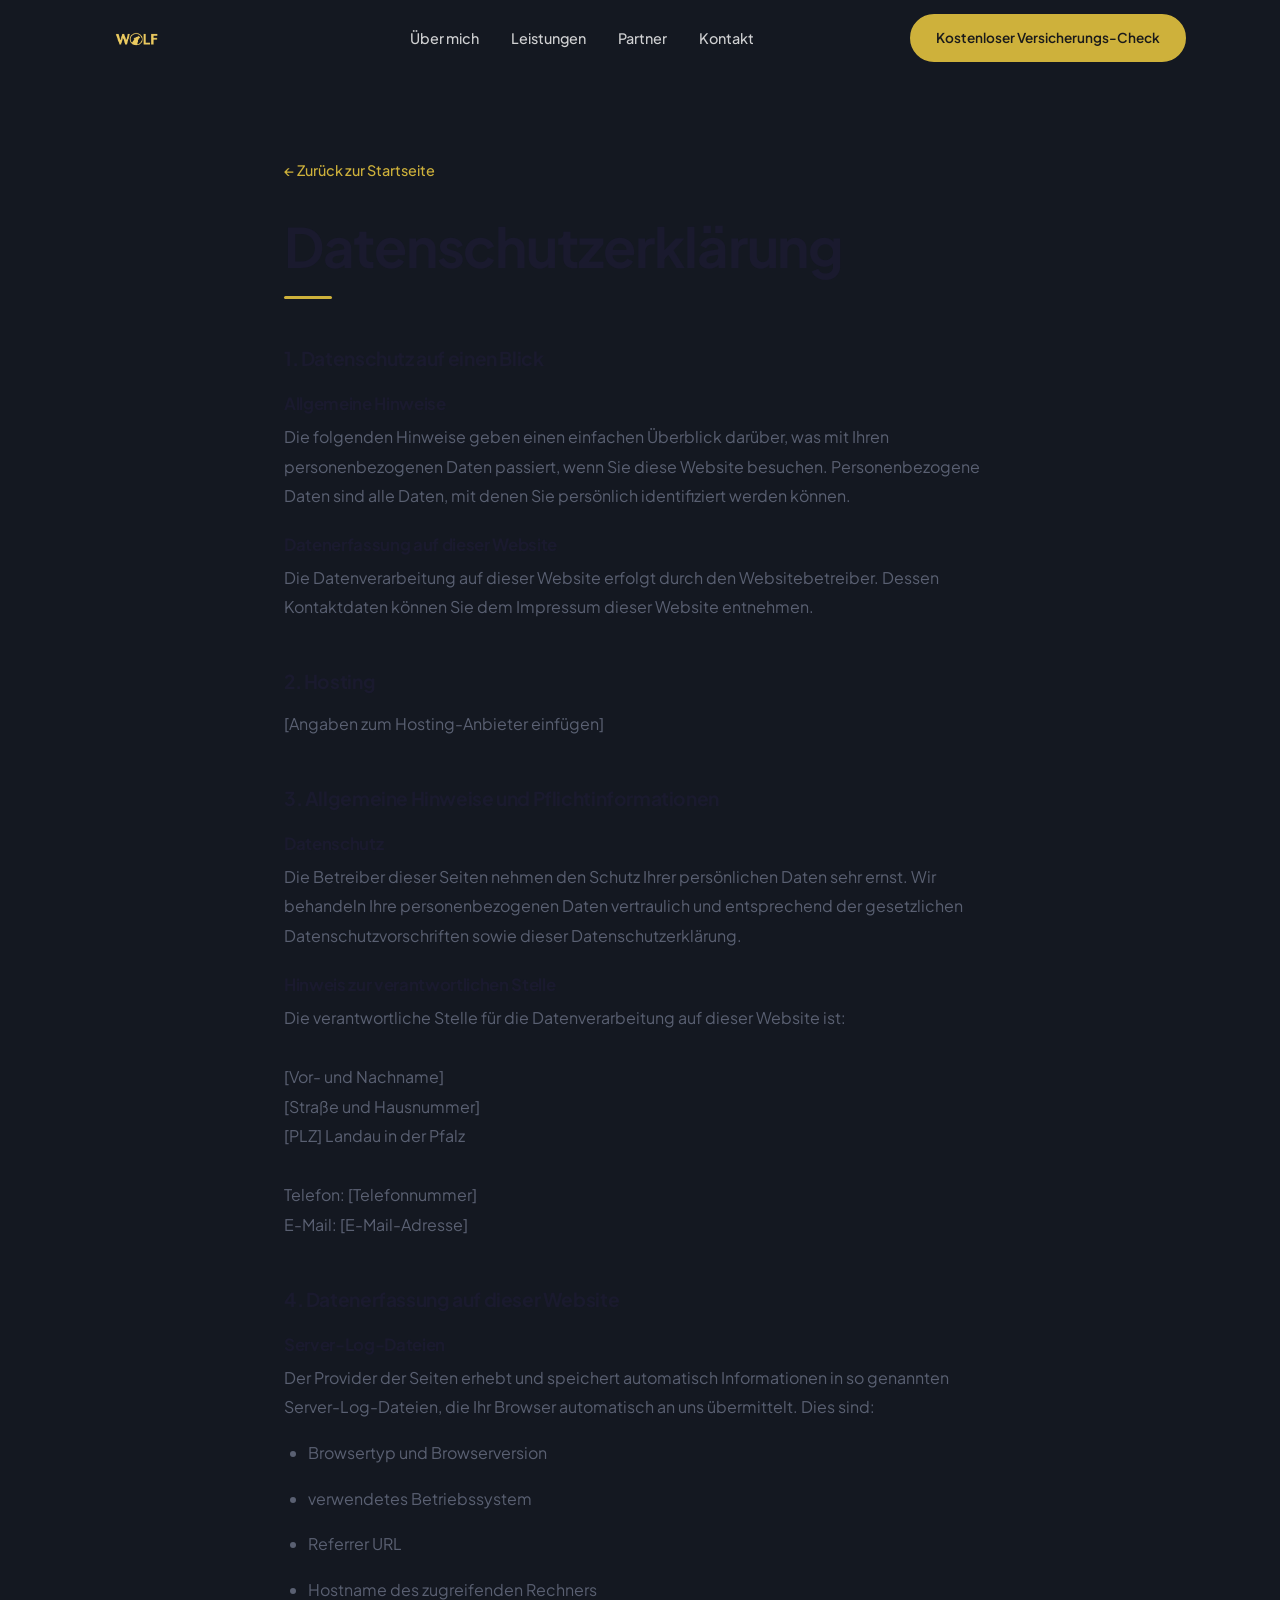
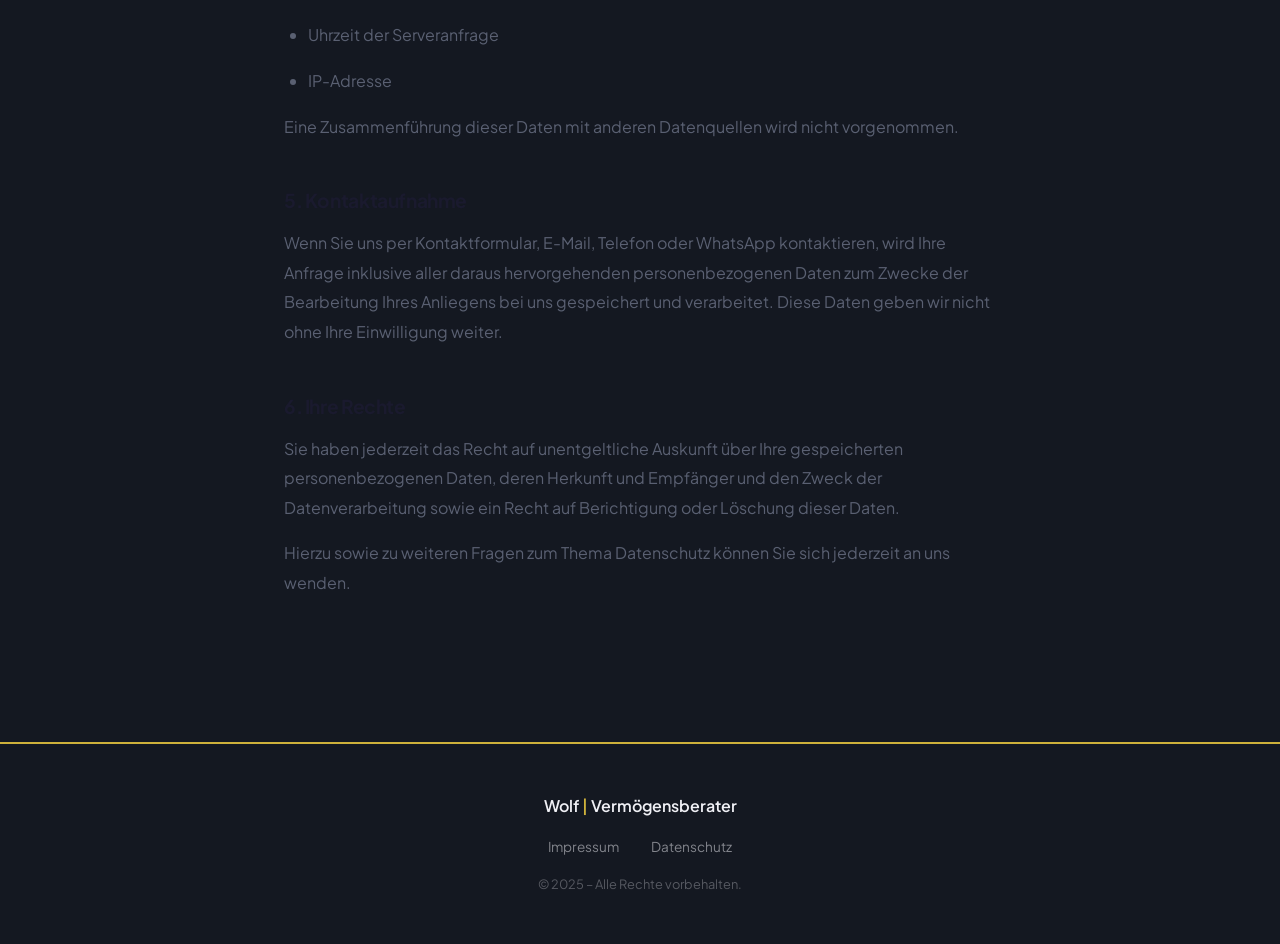
<file: datenschutz.html>
<!DOCTYPE html>
<html lang="de">
<head>
  <meta charset="UTF-8">
  <meta name="viewport" content="width=device-width, initial-scale=1.0">
  <title>Datenschutz – Wolf Vermögensberatung</title>
  <meta name="robots" content="noindex, nofollow">
  <link rel="icon" href="images/wolf-icon.jpeg" type="image/jpeg">
  <link rel="preconnect" href="https://fonts.googleapis.com">
  <link rel="preconnect" href="https://fonts.gstatic.com" crossorigin>
  <link href="https://fonts.googleapis.com/css2?family=Plus+Jakarta+Sans:wght@400;500;600;700&display=swap" rel="stylesheet">
  <link rel="stylesheet" href="css/style.css">
  <style>
    .legal { padding: calc(var(--nav-height) + var(--space-2xl)) 0 var(--space-3xl); }
    .legal__container { max-width: var(--container-narrow); margin: 0 auto; padding: 0 var(--container-pad); }
    .legal__container h1 { margin-bottom: var(--space-lg); }
    .legal__container h1::after { content: ''; display: block; width: 48px; height: 3px; background: var(--gold); margin-top: var(--space-sm); border-radius: 2px; }
    .legal__container h2 { font-size: 1.2rem; margin-top: var(--space-xl); margin-bottom: var(--space-sm); }
    .legal__container h3 { font-size: 1.05rem; margin-top: var(--space-md); margin-bottom: var(--space-xs); }
    .legal__container p, .legal__container li { color: var(--text-secondary); margin-bottom: var(--space-sm); line-height: 1.85; }
    .legal__container ul { padding-left: 1.5rem; list-style: disc; }
    .legal__back { display: inline-flex; align-items: center; gap: 0.5rem; margin-bottom: var(--space-lg); font-size: 0.9rem; font-weight: 500; color: var(--gold); }
    .legal__back:hover { color: var(--gold-dark); }
  </style>
</head>
<body>

  <!-- Navigation -->
  <nav class="nav nav--scrolled" id="nav">
    <div class="nav__container">
      <a class="nav__logo" href="index.html" aria-label="Zurück zur Startseite">
        <img src="images/wolf-logo-gold.png" alt="Wolf Vermögensberatung Logo" class="nav__logo-white" width="160" height="44">
        <img src="images/wolf-logo-dark.png" alt="Wolf Vermögensberatung Logo" class="nav__logo-dark" width="160" height="44">
      </a>
      <div class="nav__links" id="navLinks">
        <a href="index.html#ueber-mich">Über mich</a>
        <a href="index.html#leistungen">Leistungen</a>
        <a href="index.html#partner">Partner</a>
        <a href="index.html#kontakt">Kontakt</a>
      </div>
      <a href="index.html#kontakt" class="nav__cta btn btn--gold">Kostenloser Versicherungs-Check</a>
      <button class="nav__hamburger" id="hamburger" aria-label="Menü öffnen">
        <span></span><span></span><span></span>
      </button>
    </div>
  </nav>

  <section class="legal">
    <div class="legal__container">
      <a href="index.html" class="legal__back">&larr; Zurück zur Startseite</a>
      <h1>Datenschutzerklärung</h1>

      <h2>1. Datenschutz auf einen Blick</h2>
      <h3>Allgemeine Hinweise</h3>
      <p>
        Die folgenden Hinweise geben einen einfachen Überblick darüber,
        was mit Ihren personenbezogenen Daten passiert, wenn Sie diese
        Website besuchen. Personenbezogene Daten sind alle Daten, mit
        denen Sie persönlich identifiziert werden können.
      </p>

      <h3>Datenerfassung auf dieser Website</h3>
      <p>
        Die Datenverarbeitung auf dieser Website erfolgt durch den
        Websitebetreiber. Dessen Kontaktdaten können Sie dem
        Impressum dieser Website entnehmen.
      </p>

      <h2>2. Hosting</h2>
      <p>
        [Angaben zum Hosting-Anbieter einfügen]
      </p>

      <h2>3. Allgemeine Hinweise und Pflichtinformationen</h2>
      <h3>Datenschutz</h3>
      <p>
        Die Betreiber dieser Seiten nehmen den Schutz Ihrer persönlichen
        Daten sehr ernst. Wir behandeln Ihre personenbezogenen Daten
        vertraulich und entsprechend der gesetzlichen Datenschutzvorschriften
        sowie dieser Datenschutzerklärung.
      </p>

      <h3>Hinweis zur verantwortlichen Stelle</h3>
      <p>
        Die verantwortliche Stelle für die Datenverarbeitung auf dieser
        Website ist:<br><br>
        [Vor- und Nachname]<br>
        [Straße und Hausnummer]<br>
        [PLZ] Landau in der Pfalz<br><br>
        Telefon: [Telefonnummer]<br>
        E-Mail: [E-Mail-Adresse]
      </p>

      <h2>4. Datenerfassung auf dieser Website</h2>
      <h3>Server-Log-Dateien</h3>
      <p>
        Der Provider der Seiten erhebt und speichert automatisch
        Informationen in so genannten Server-Log-Dateien, die Ihr
        Browser automatisch an uns übermittelt. Dies sind:
      </p>
      <ul>
        <li>Browsertyp und Browserversion</li>
        <li>verwendetes Betriebssystem</li>
        <li>Referrer URL</li>
        <li>Hostname des zugreifenden Rechners</li>
        <li>Uhrzeit der Serveranfrage</li>
        <li>IP-Adresse</li>
      </ul>
      <p>
        Eine Zusammenführung dieser Daten mit anderen Datenquellen
        wird nicht vorgenommen.
      </p>

      <h2>5. Kontaktaufnahme</h2>
      <p>
        Wenn Sie uns per Kontaktformular, E-Mail, Telefon oder WhatsApp
        kontaktieren, wird Ihre Anfrage inklusive aller daraus hervorgehenden
        personenbezogenen Daten zum Zwecke der Bearbeitung Ihres Anliegens
        bei uns gespeichert und verarbeitet. Diese Daten geben wir nicht
        ohne Ihre Einwilligung weiter.
      </p>

      <h2>6. Ihre Rechte</h2>
      <p>
        Sie haben jederzeit das Recht auf unentgeltliche Auskunft über
        Ihre gespeicherten personenbezogenen Daten, deren Herkunft und
        Empfänger und den Zweck der Datenverarbeitung sowie ein Recht
        auf Berichtigung oder Löschung dieser Daten.
      </p>
      <p>
        Hierzu sowie zu weiteren Fragen zum Thema Datenschutz können
        Sie sich jederzeit an uns wenden.
      </p>
    </div>
  </section>

  <footer class="footer">
    <div class="footer__container">
      <p class="footer__brand">Wolf <span>|</span> Vermögensberater</p>
      <div class="footer__links">
        <a href="impressum.html">Impressum</a>
        <a href="datenschutz.html">Datenschutz</a>
      </div>
      <p class="footer__copy">&copy; 2025 – Alle Rechte vorbehalten.</p>
    </div>
  </footer>

  <script src="js/main.js"></script>
</body>
</html>
</file>
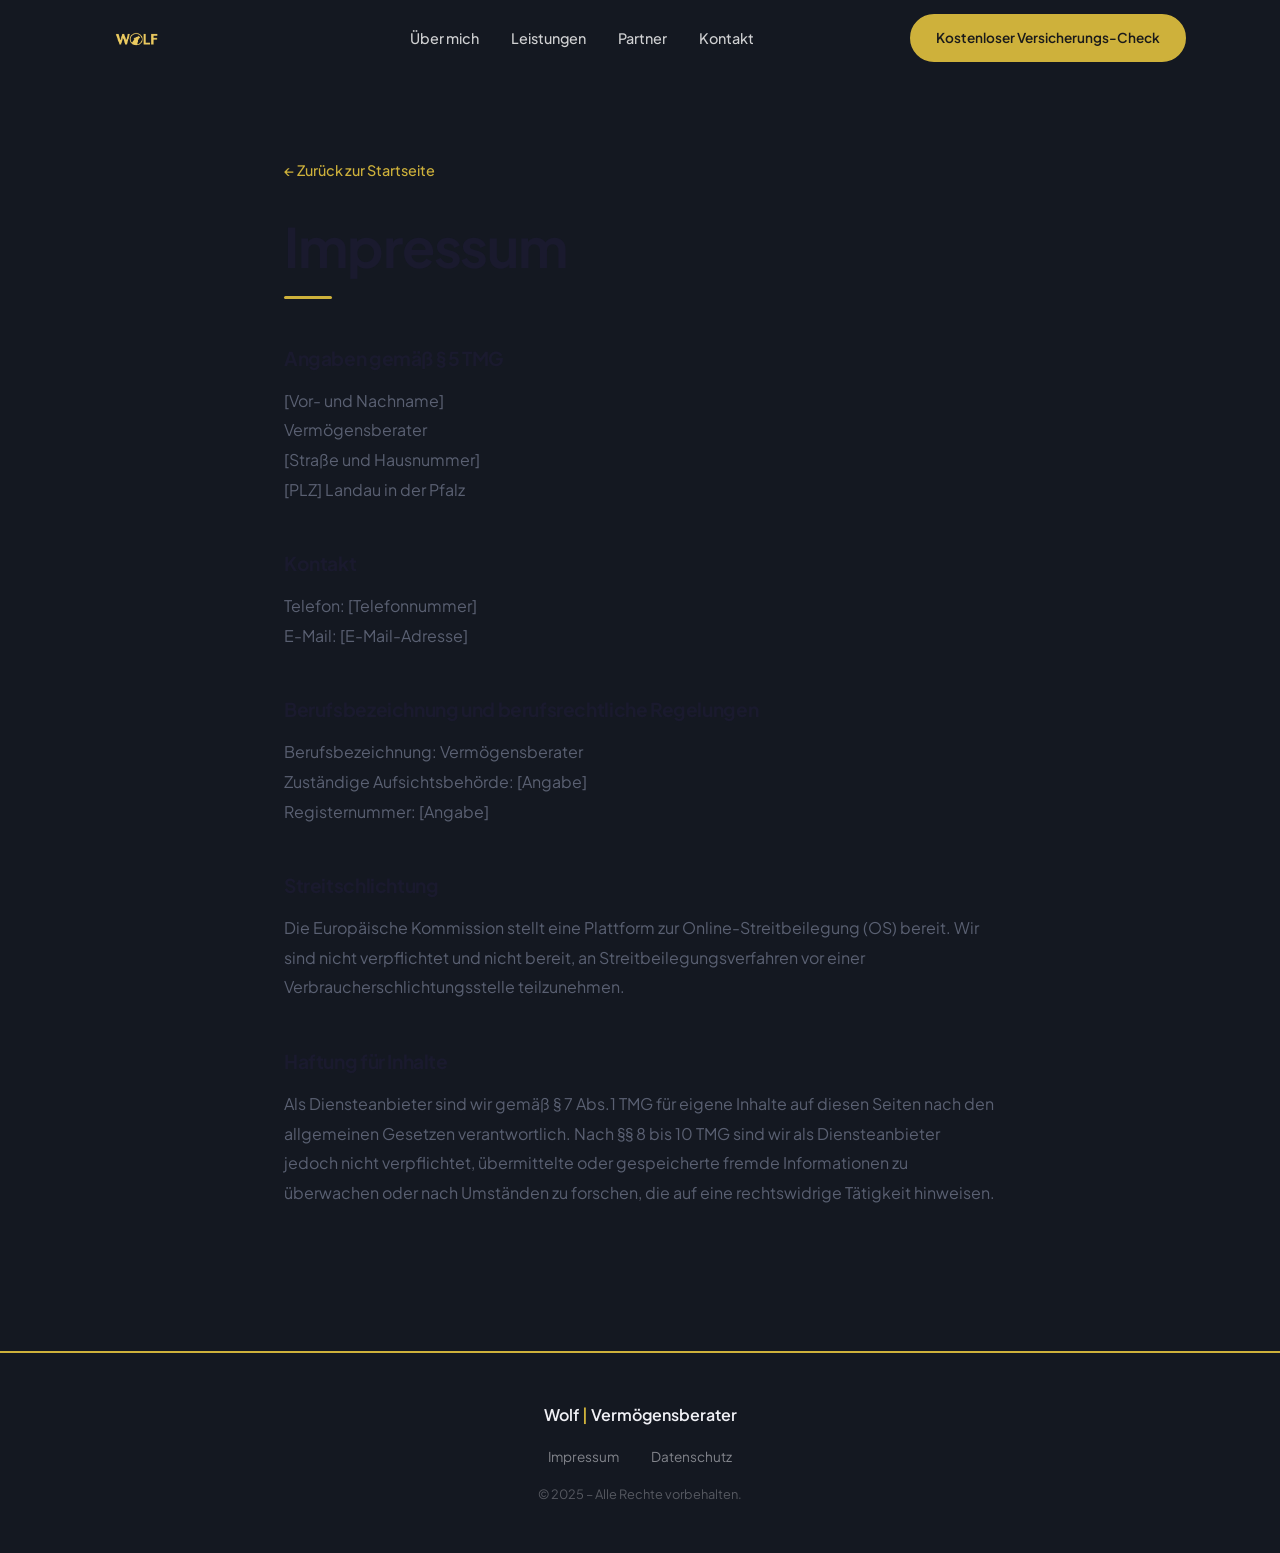
<file: impressum.html>
<!DOCTYPE html>
<html lang="de">
<head>
  <meta charset="UTF-8">
  <meta name="viewport" content="width=device-width, initial-scale=1.0">
  <title>Impressum – Wolf Vermögensberatung</title>
  <meta name="robots" content="noindex, nofollow">
  <link rel="icon" href="images/wolf-icon.jpeg" type="image/jpeg">
  <link rel="preconnect" href="https://fonts.googleapis.com">
  <link rel="preconnect" href="https://fonts.gstatic.com" crossorigin>
  <link href="https://fonts.googleapis.com/css2?family=Plus+Jakarta+Sans:wght@400;500;600;700&display=swap" rel="stylesheet">
  <link rel="stylesheet" href="css/style.css">
  <style>
    .legal { padding: calc(var(--nav-height) + var(--space-2xl)) 0 var(--space-3xl); }
    .legal__container { max-width: var(--container-narrow); margin: 0 auto; padding: 0 var(--container-pad); }
    .legal__container h1 { margin-bottom: var(--space-lg); }
    .legal__container h1::after { content: ''; display: block; width: 48px; height: 3px; background: var(--gold); margin-top: var(--space-sm); border-radius: 2px; }
    .legal__container h2 { font-size: 1.2rem; margin-top: var(--space-xl); margin-bottom: var(--space-sm); }
    .legal__container p { color: var(--text-secondary); margin-bottom: var(--space-sm); line-height: 1.85; }
    .legal__back { display: inline-flex; align-items: center; gap: 0.5rem; margin-bottom: var(--space-lg); font-size: 0.9rem; font-weight: 500; color: var(--gold); }
    .legal__back:hover { color: var(--gold-dark); }
  </style>
</head>
<body>

  <!-- Navigation -->
  <nav class="nav nav--scrolled" id="nav">
    <div class="nav__container">
      <a class="nav__logo" href="index.html" aria-label="Zurück zur Startseite">
        <img src="images/wolf-logo-gold.png" alt="Wolf Vermögensberatung Logo" class="nav__logo-white" width="160" height="44">
        <img src="images/wolf-logo-dark.png" alt="Wolf Vermögensberatung Logo" class="nav__logo-dark" width="160" height="44">
      </a>
      <div class="nav__links" id="navLinks">
        <a href="index.html#ueber-mich">Über mich</a>
        <a href="index.html#leistungen">Leistungen</a>
        <a href="index.html#partner">Partner</a>
        <a href="index.html#kontakt">Kontakt</a>
      </div>
      <a href="index.html#kontakt" class="nav__cta btn btn--gold">Kostenloser Versicherungs-Check</a>
      <button class="nav__hamburger" id="hamburger" aria-label="Menü öffnen">
        <span></span><span></span><span></span>
      </button>
    </div>
  </nav>

  <section class="legal">
    <div class="legal__container">
      <a href="index.html" class="legal__back">&larr; Zurück zur Startseite</a>
      <h1>Impressum</h1>

      <h2>Angaben gemäß § 5 TMG</h2>
      <p>
        [Vor- und Nachname]<br>
        Vermögensberater<br>
        [Straße und Hausnummer]<br>
        [PLZ] Landau in der Pfalz
      </p>

      <h2>Kontakt</h2>
      <p>
        Telefon: [Telefonnummer]<br>
        E-Mail: [E-Mail-Adresse]
      </p>

      <h2>Berufsbezeichnung und berufsrechtliche Regelungen</h2>
      <p>
        Berufsbezeichnung: Vermögensberater<br>
        Zuständige Aufsichtsbehörde: [Angabe]<br>
        Registernummer: [Angabe]
      </p>

      <h2>Streitschlichtung</h2>
      <p>
        Die Europäische Kommission stellt eine Plattform zur
        Online-Streitbeilegung (OS) bereit. Wir sind nicht verpflichtet
        und nicht bereit, an Streitbeilegungsverfahren vor einer
        Verbraucherschlichtungsstelle teilzunehmen.
      </p>

      <h2>Haftung für Inhalte</h2>
      <p>
        Als Diensteanbieter sind wir gemäß § 7 Abs.1 TMG für eigene
        Inhalte auf diesen Seiten nach den allgemeinen Gesetzen verantwortlich.
        Nach §§ 8 bis 10 TMG sind wir als Diensteanbieter jedoch nicht
        verpflichtet, übermittelte oder gespeicherte fremde Informationen
        zu überwachen oder nach Umständen zu forschen, die auf eine
        rechtswidrige Tätigkeit hinweisen.
      </p>
    </div>
  </section>

  <footer class="footer">
    <div class="footer__container">
      <p class="footer__brand">Wolf <span>|</span> Vermögensberater</p>
      <div class="footer__links">
        <a href="impressum.html">Impressum</a>
        <a href="datenschutz.html">Datenschutz</a>
      </div>
      <p class="footer__copy">&copy; 2025 – Alle Rechte vorbehalten.</p>
    </div>
  </footer>

  <script src="js/main.js"></script>
</body>
</html>
</file>
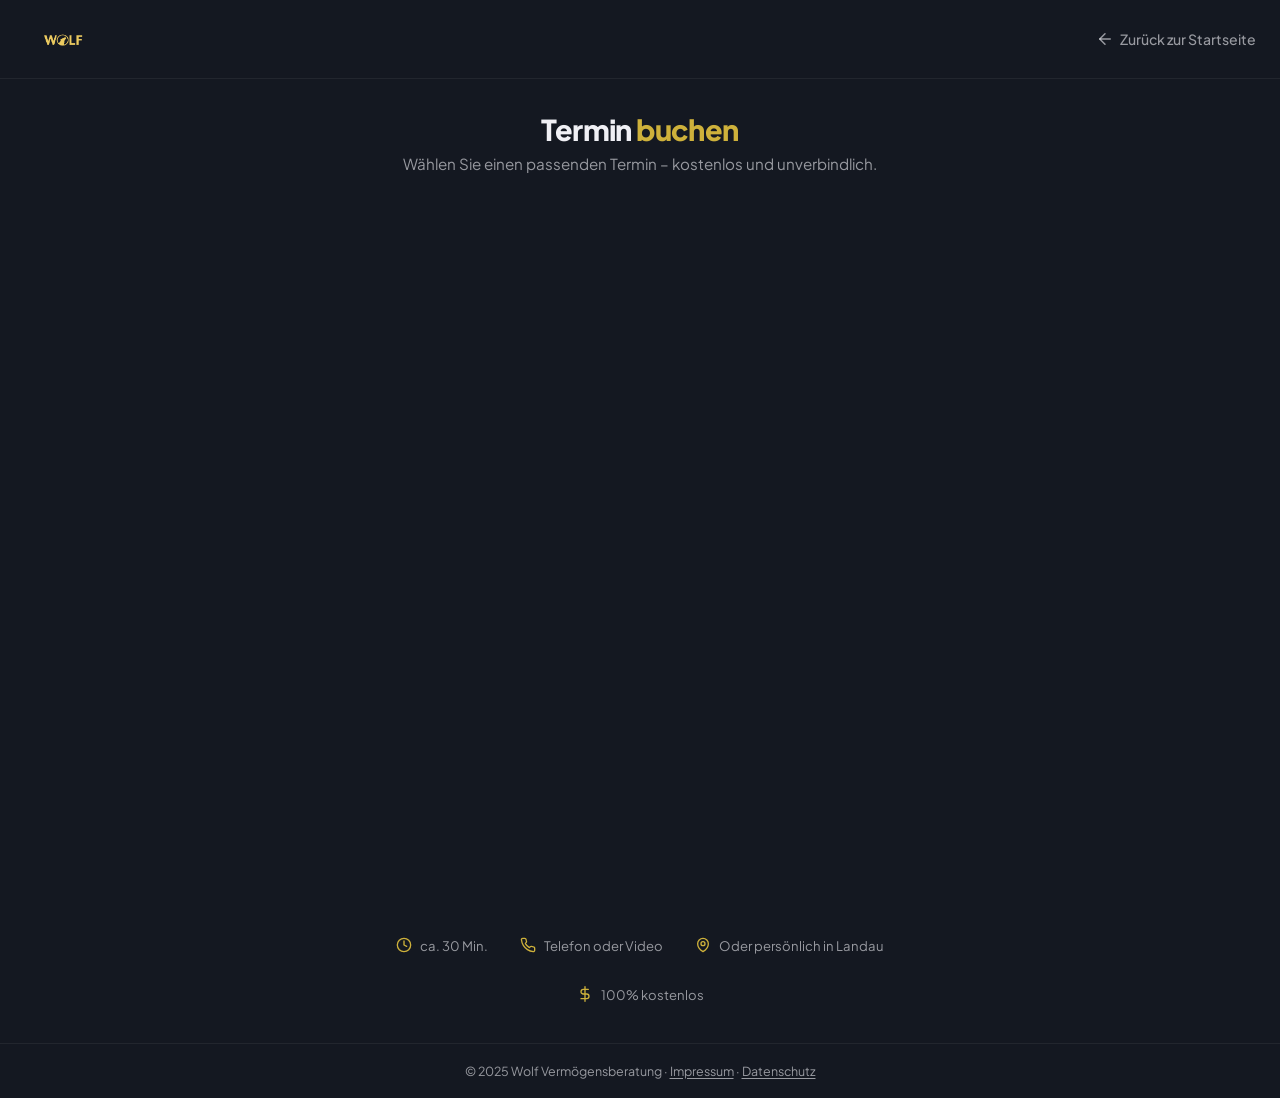
<file: termin.html>
<!DOCTYPE html>
<html lang="de">
<head>
  <meta charset="UTF-8">
  <meta name="viewport" content="width=device-width, initial-scale=1.0">
  <title>Termin buchen – Wolf Vermögensberatung</title>
  <meta name="description" content="Buchen Sie jetzt Ihren kostenlosen Beratungstermin bei Wolf Vermögensberatung in Landau.">
  <link rel="icon" href="images/wolf-icon.jpeg" type="image/jpeg">
  <link rel="preconnect" href="https://fonts.googleapis.com">
  <link rel="preconnect" href="https://fonts.gstatic.com" crossorigin>
  <link href="https://fonts.googleapis.com/css2?family=Plus+Jakarta+Sans:ital,wght@0,300;0,400;0,500;0,600;0,700;0,800;1,400;1,500&display=swap" rel="stylesheet">
  <style>
    *, *::before, *::after { box-sizing: border-box; margin: 0; padding: 0; }
    :root {
      --gold: #CEB13B;
      --gold-dark: #b89e2f;
      --bg-darker: #141821;
      --bg-dark: #1a1f2e;
      --text-light: #f0f0f5;
      --text-light-muted: rgba(240, 240, 245, 0.6);
      --radius-md: 12px;
      --radius-lg: 20px;
    }
    html { scroll-behavior: smooth; }
    body {
      font-family: 'Plus Jakarta Sans', system-ui, -apple-system, sans-serif;
      background: var(--bg-darker);
      color: var(--text-light);
      min-height: 100vh;
      display: flex;
      flex-direction: column;
      -webkit-font-smoothing: antialiased;
    }
    a { text-decoration: none; color: inherit; }

    /* Header */
    .header {
      padding: 1.2rem 1.5rem;
      display: flex;
      align-items: center;
      justify-content: space-between;
      border-bottom: 1px solid rgba(255,255,255,0.06);
    }
    .header__logo img {
      height: 40px;
      display: block;
    }
    .header__back {
      display: inline-flex;
      align-items: center;
      gap: 0.4rem;
      font-size: 0.88rem;
      font-weight: 500;
      color: var(--text-light-muted);
      transition: color 0.3s ease;
    }
    .header__back:hover { color: var(--text-light); }
    .header__back svg { width: 18px; height: 18px; }

    /* Main */
    .main {
      flex: 1;
      display: flex;
      flex-direction: column;
      align-items: center;
      padding: 2rem 1.5rem 1.5rem;
      max-width: 700px;
      margin: 0 auto;
      width: 100%;
    }
    .main__heading {
      text-align: center;
      margin-bottom: 1.5rem;
    }
    .main__heading h1 {
      font-size: 1.8rem;
      font-weight: 800;
      letter-spacing: -0.02em;
      margin-bottom: 0.4rem;
    }
    .main__heading h1 span { color: var(--gold); }
    .main__heading p {
      font-size: 0.95rem;
      color: var(--text-light-muted);
    }

    /* Calendar embed */
    .calendar-wrap {
      width: 100%;
      flex: 1;
    }
    .calendar-wrap iframe {
      width: 100%;
      border: none;
      overflow: hidden;
      min-height: 700px;
      display: block;
      border-radius: var(--radius-lg);
    }

    /* Info bar */
    .info {
      display: flex;
      justify-content: center;
      gap: 2rem;
      flex-wrap: wrap;
      margin-top: 1.5rem;
      padding: 1rem;
    }
    .info__item {
      display: flex;
      align-items: center;
      gap: 0.5rem;
      font-size: 0.82rem;
      color: var(--text-light-muted);
    }
    .info__item svg {
      width: 16px;
      height: 16px;
      color: var(--gold);
      flex-shrink: 0;
    }

    /* Footer */
    .footer {
      padding: 1.2rem 1.5rem;
      text-align: center;
      border-top: 1px solid rgba(255,255,255,0.06);
      font-size: 0.78rem;
      color: var(--text-light-muted);
    }
    .footer a {
      color: var(--text-light-muted);
      text-decoration: underline;
      text-underline-offset: 2px;
    }
    .footer a:hover { color: var(--text-light); }

    @media (max-width: 600px) {
      .main { padding: 1.5rem 1rem 1rem; }
      .main__heading h1 { font-size: 1.4rem; }
      .main__heading { margin-bottom: 1rem; }
      .info { gap: 0.8rem; }
      .calendar-wrap iframe { min-height: 600px; }
    }
  </style>
</head>
<body>

  <header class="header">
    <a href="index.html" class="header__logo">
      <img src="images/wolf-logo-gold.png" alt="Wolf Vermögensberatung">
    </a>
    <a href="index.html" class="header__back">
      <svg viewBox="0 0 24 24" fill="none" stroke="currentColor" stroke-width="2" stroke-linecap="round" stroke-linejoin="round"><path d="M19 12H5"/><polyline points="12 19 5 12 12 5"/></svg>
      Zurück zur Startseite
    </a>
  </header>

  <main class="main">
    <div class="main__heading">
      <h1>Termin <span>buchen</span></h1>
      <p>Wählen Sie einen passenden Termin – kostenlos und unverbindlich.</p>
    </div>

    <div class="calendar-wrap">
      <iframe src="https://app.unchainedai.co/widget/booking/0HLhT556qZXKCpuTDabg" style="width: 100%; border: none; overflow: hidden;" scrolling="no" id="0HLhT556qZXKCpuTDabg_1774190776340"></iframe>
    </div>

    <div class="info">
      <div class="info__item">
        <svg viewBox="0 0 24 24" fill="none" stroke="currentColor" stroke-width="2" stroke-linecap="round" stroke-linejoin="round"><circle cx="12" cy="12" r="10"/><polyline points="12 6 12 12 16 14"/></svg>
        ca. 30 Min.
      </div>
      <div class="info__item">
        <svg viewBox="0 0 24 24" fill="none" stroke="currentColor" stroke-width="2" stroke-linecap="round" stroke-linejoin="round"><path d="M22 16.92v3a2 2 0 01-2.18 2 19.79 19.79 0 01-8.63-3.07 19.5 19.5 0 01-6-6 19.79 19.79 0 01-3.07-8.67A2 2 0 014.11 2h3a2 2 0 012 1.72c.12.8.3 1.58.55 2.33a2 2 0 01-.45 2.11L8.09 9.91a16 16 0 006 6l1.27-1.27a2 2 0 012.11-.45c.75.25 1.53.43 2.33.55A2 2 0 0122 16.92z"/></svg>
        Telefon oder Video
      </div>
      <div class="info__item">
        <svg viewBox="0 0 24 24" fill="none" stroke="currentColor" stroke-width="2" stroke-linecap="round" stroke-linejoin="round"><path d="M12 22s-8-4.5-8-11.8A8 8 0 0112 2a8 8 0 018 8.2c0 7.3-8 11.8-8 11.8z"/><circle cx="12" cy="10" r="3"/></svg>
        Oder persönlich in Landau
      </div>
      <div class="info__item">
        <svg viewBox="0 0 24 24" fill="none" stroke="currentColor" stroke-width="2" stroke-linecap="round" stroke-linejoin="round"><line x1="12" y1="1" x2="12" y2="23"/><path d="M17 5H9.5a3.5 3.5 0 000 7h5a3.5 3.5 0 010 7H6"/></svg>
        100% kostenlos
      </div>
    </div>
  </main>

  <script src="https://app.unchainedai.co/js/form_embed.js" type="text/javascript"></script>

  <footer class="footer">
    &copy; 2025 Wolf Vermögensberatung &middot;
    <a href="impressum.html">Impressum</a> &middot;
    <a href="datenschutz.html">Datenschutz</a>
  </footer>

</body>
</html>
</file>
<file: css/style.css>
/* ============================================
   WOLF – Vermögensberatung Landing Page
   Design: Premium Financial Advisory
   Accent: Gold (#CEB13B) | Dark: Navy (#1a1f2e)
   ============================================ */

/* === RESET === */
*, *::before, *::after { box-sizing: border-box; margin: 0; padding: 0; }
html { scroll-behavior: smooth; scroll-padding-top: 80px; font-size: 16px; }
body {
  font-family: 'Plus Jakarta Sans', system-ui, -apple-system, sans-serif;
  color: var(--text-primary);
  background: var(--bg-darker);
  line-height: 1.7;
  -webkit-font-smoothing: antialiased;
  -moz-osx-font-smoothing: grayscale;
  overflow-x: hidden;
  overscroll-behavior-y: none;
}
img { max-width: 100%; display: block; }
a { text-decoration: none; color: inherit; }
ul { list-style: none; }
button { border: none; cursor: pointer; font-family: inherit; background: none; }

/* === DESIGN TOKENS === */
:root {
  /* Gold Accent */
  --gold: #CEB13B;
  --gold-dark: #b89e2f;
  --gold-light: #dac45a;
  --gold-glow: rgba(206, 177, 59, 0.15);
  --gold-glow-strong: rgba(206, 177, 59, 0.3);

  /* Backgrounds */
  --bg-white: #FFFFFF;
  --bg-warm: #faf9f6;
  --bg-light: #f3f1ec;
  --bg-dark: #1a1f2e;
  --bg-darker: #141821;
  --bg-card: #FFFFFF;

  /* Text */
  --text-primary: #1a1a2e;
  --text-secondary: #5a6072;
  --text-muted: #8b90a0;
  --text-light: #f0f0f5;
  --text-light-muted: rgba(240, 240, 245, 0.6);

  /* Borders */
  --border: #e8e6e1;
  --border-light: rgba(255, 255, 255, 0.1);

  /* Shadows */
  --shadow-sm: 0 1px 3px rgba(0, 0, 0, 0.04);
  --shadow-md: 0 4px 20px rgba(0, 0, 0, 0.06);
  --shadow-lg: 0 12px 40px rgba(0, 0, 0, 0.08);
  --shadow-xl: 0 20px 60px rgba(0, 0, 0, 0.12);
  --shadow-gold: 0 8px 30px rgba(206, 177, 59, 0.2);

  /* WhatsApp */
  --whatsapp: #25D366;
  --whatsapp-dark: #1da851;

  /* Spacing */
  --space-2xs: 0.25rem;
  --space-xs: 0.5rem;
  --space-sm: 1rem;
  --space-md: 1.5rem;
  --space-lg: 2rem;
  --space-xl: 3rem;
  --space-2xl: 5rem;
  --space-3xl: 8rem;

  /* Layout */
  --container: 1140px;
  --container-narrow: 760px;
  --container-pad: 1.5rem;
  --nav-height: 76px;

  /* Radius */
  --radius-sm: 6px;
  --radius-md: 12px;
  --radius-lg: 20px;
  --radius-full: 9999px;

  /* Transition */
  --ease: cubic-bezier(0.4, 0, 0.2, 1);
  --ease-out: cubic-bezier(0, 0, 0.2, 1);
  --ease-spring: cubic-bezier(0.34, 1.56, 0.64, 1);
  --duration: 0.3s;
  --duration-slow: 0.5s;
}

/* === TYPOGRAPHY === */
h1, h2, h3, h4 {
  font-weight: 700;
  line-height: 1.2;
  letter-spacing: -0.02em;
}
h1 { font-size: clamp(2.2rem, 5vw, 3.4rem); }
h2 { font-size: clamp(1.8rem, 3.5vw, 2.6rem); }
h3 { font-size: clamp(1.2rem, 2vw, 1.4rem); }
p { font-size: clamp(1rem, 1.1vw, 1.1rem); }

/* === CONTAINER === */
.container {
  max-width: var(--container);
  margin: 0 auto;
  padding: 0 var(--container-pad);
}
.container--narrow {
  max-width: var(--container-narrow);
}

/* === BUTTONS === */
.btn {
  display: inline-flex;
  align-items: center;
  justify-content: center;
  gap: 0.5rem;
  padding: 0.9rem 2rem;
  font-size: 0.95rem;
  font-weight: 600;
  border-radius: var(--radius-full);
  transition: all var(--duration) var(--ease);
  cursor: pointer;
  white-space: nowrap;
}
.btn--gold {
  background: var(--gold);
  color: #1a1a1a;
  border: 2px solid var(--gold);
}
.btn--gold:hover {
  background: var(--gold-dark);
  border-color: var(--gold-dark);
  box-shadow: var(--shadow-gold);
  transform: translateY(-2px);
}
.btn--ghost {
  background: transparent;
  color: var(--text-light);
  border: 2px solid rgba(255, 255, 255, 0.3);
}
.btn--ghost:hover {
  border-color: rgba(255, 255, 255, 0.6);
  background: rgba(255, 255, 255, 0.05);
}
.btn--outline {
  background: transparent;
  color: var(--gold);
  border: 2px solid var(--gold);
}
.btn--outline:hover {
  background: var(--gold-glow);
  transform: translateY(-2px);
}
.btn--outline-white {
  background: transparent;
  color: var(--text-light);
  border: 2px solid rgba(255, 255, 255, 0.35);
}
.btn--outline-white:hover {
  border-color: rgba(255, 255, 255, 0.6);
  background: rgba(255, 255, 255, 0.05);
}

/* === SECTION SPACING === */
.section {
  padding: var(--space-3xl) 0;
}
.section--dark {
  background: var(--bg-dark);
  color: var(--text-light);
}
.section--light {
  background: var(--bg-light);
}
.section__header {
  text-align: center;
  max-width: 600px;
  margin: 0 auto var(--space-2xl);
}
.section__header p {
  color: var(--text-secondary);
  margin-top: var(--space-sm);
}
.section--dark .section__header p {
  color: var(--text-light-muted);
}
/* Gold decorative line */
.section__header::after {
  content: '';
  display: block;
  width: 48px;
  height: 3px;
  background: var(--gold);
  margin: var(--space-md) auto 0;
  border-radius: 2px;
}

/* ============================================
   NAVIGATION
   ============================================ */
.nav {
  position: fixed;
  top: 0;
  left: 0;
  right: 0;
  z-index: 1000;
  height: var(--nav-height);
  transition: all var(--duration) var(--ease);
}
.nav__container {
  max-width: var(--container);
  margin: 0 auto;
  padding: 0 var(--container-pad);
  height: 100%;
  display: flex;
  align-items: center;
  justify-content: space-between;
}
.nav__logo {
  display: flex;
  align-items: center;
  z-index: 10;
  position: relative;
  height: 44px;
  width: 160px;
}
/* Logo swap: gold on dark hero, black on scrolled nav */
.nav__logo img {
  height: 44px;
  width: auto;
  position: absolute;
  top: 0;
  left: 0;
  transition: opacity var(--duration) var(--ease);
}
.nav__logo-white {
  opacity: 1;
}
.nav__logo-dark {
  opacity: 0;
}
.nav--scrolled .nav__logo-white {
  opacity: 0;
}
.nav--scrolled .nav__logo-dark {
  opacity: 1;
}
.nav__links {
  display: flex;
  align-items: center;
  gap: var(--space-lg);
}
.nav__links a {
  font-size: 0.9rem;
  font-weight: 500;
  color: rgba(255, 255, 255, 0.8);
  transition: color var(--duration) var(--ease);
  position: relative;
}
.nav__links a::after {
  content: '';
  position: absolute;
  bottom: -4px;
  left: 0;
  width: 0;
  height: 2px;
  background: var(--gold);
  transition: width var(--duration) var(--ease);
}
.nav__links a:hover {
  color: #fff;
}
.nav__links a:hover::after {
  width: 100%;
}
.nav__cta {
  font-size: 0.85rem;
  padding: 0.65rem 1.5rem;
}

/* Scrolled state */
.nav--scrolled {
  background: rgba(255, 255, 255, 0.95);
  backdrop-filter: blur(20px);
  -webkit-backdrop-filter: blur(20px);
  box-shadow: 0 1px 20px rgba(0, 0, 0, 0.06);
}
.nav--scrolled .nav__links a {
  color: var(--text-secondary);
}
.nav--scrolled .nav__links a:hover {
  color: var(--text-primary);
}

/* Hamburger */
.nav__mobile-cta {
  display: none !important;
}
.nav__hamburger {
  display: none;
  flex-direction: column;
  justify-content: center;
  gap: 5px;
  width: 28px;
  height: 28px;
  z-index: 10;
}
.nav__hamburger span {
  display: block;
  width: 100%;
  height: 2px;
  background: #fff;
  border-radius: 2px;
  transition: all var(--duration) var(--ease);
}
.nav--scrolled .nav__hamburger span {
  background: var(--text-primary);
}
.nav__hamburger.active span:nth-child(1) {
  transform: translateY(7px) rotate(45deg);
}
.nav__hamburger.active span:nth-child(2) {
  opacity: 0;
}
.nav__hamburger.active span:nth-child(3) {
  transform: translateY(-7px) rotate(-45deg);
}

/* ============================================
   HERO
   ============================================ */
.hero {
  position: relative;
  min-height: 100vh;
  display: flex;
  align-items: center;
  background: linear-gradient(135deg, #141821 0%, #1a1f2e 40%, #222842 100%);
  overflow: hidden;
}
.hero::before {
  content: '';
  position: absolute;
  top: -50%;
  right: -20%;
  width: 80%;
  height: 200%;
  background: radial-gradient(ellipse, rgba(206, 177, 59, 0.04) 0%, transparent 70%);
  pointer-events: none;
}
.hero::after {
  content: '';
  position: absolute;
  bottom: 0;
  left: 0;
  right: 0;
  height: 400px;
  background: linear-gradient(
    to top,
    var(--bg-white) 0%,
    rgba(255,255,255,0.7) 20%,
    rgba(255,255,255,0.4) 40%,
    rgba(255,255,255,0.15) 60%,
    rgba(255,255,255,0.05) 80%,
    transparent 100%
  );
  pointer-events: none;
  z-index: 0;
}
.hero__container {
  max-width: var(--container);
  margin: 0 auto;
  padding: 0 var(--container-pad);
  display: grid;
  grid-template-columns: 1fr 1fr;
  gap: var(--space-2xl);
  align-items: center;
  width: 100%;
  padding-top: var(--nav-height);
  position: relative;
  z-index: 2;
}
.hero__content {
  color: var(--text-light);
}
.hero__badge {
  display: inline-flex;
  align-items: center;
  gap: 0.5rem;
  padding: 0.4rem 1rem;
  background: var(--gold-glow);
  border: 1px solid rgba(206, 177, 59, 0.25);
  border-radius: var(--radius-full);
  font-size: 0.82rem;
  font-weight: 500;
  color: var(--gold-light);
  margin-bottom: var(--space-lg);
}
.hero__badge span {
  width: 6px;
  height: 6px;
  background: var(--gold);
  border-radius: 50%;
}
.hero__content h1 {
  margin-bottom: var(--space-md);
  max-width: 520px;
}
.hero__content p {
  font-size: clamp(1.05rem, 1.2vw, 1.15rem);
  color: rgba(240, 240, 245, 0.7);
  max-width: 460px;
  margin-bottom: var(--space-xl);
  line-height: 1.8;
}
.hero__ctas {
  display: flex;
  gap: var(--space-sm);
  flex-wrap: wrap;
}

/* Portrait placeholder */
.hero__portrait {
  display: flex;
  justify-content: center;
  align-items: center;
}
.hero__portrait-frame {
  position: relative;
  width: 380px;
  height: 460px;
  border-radius: var(--radius-lg);
  background: linear-gradient(145deg, rgba(255,255,255,0.06) 0%, rgba(255,255,255,0.02) 100%);
  border: 1px solid rgba(255, 255, 255, 0.08);
  overflow: hidden;
  display: flex;
  align-items: center;
  justify-content: center;
}
.hero__portrait-frame::before {
  content: '';
  position: absolute;
  top: -2px;
  left: -2px;
  right: -2px;
  bottom: -2px;
  border-radius: calc(var(--radius-lg) + 2px);
  background: linear-gradient(145deg, var(--gold) 0%, transparent 50%);
  z-index: -1;
  opacity: 0.4;
}
.hero__portrait-img {
  width: 100%;
  height: 100%;
  object-fit: cover;
  object-position: center top;
}

/* Scroll indicator – removed */
.hero__scroll { display: none; }

/* ============================================
   EVENT BANNER
   ============================================ */
.event {
  padding: var(--space-2xl) 0;
  background: var(--bg-warm);
  position: relative;
  overflow: hidden;
}
.event::before {
  content: '';
  position: absolute;
  top: -60px;
  right: -60px;
  width: 200px;
  height: 200px;
  border-radius: 50%;
  background: var(--gold-glow);
  filter: blur(80px);
  pointer-events: none;
}
.event__container {
  max-width: var(--container);
  margin: 0 auto;
  padding: 0 var(--container-pad);
}
.event__badge {
  display: inline-flex;
  align-items: center;
  gap: 0.5rem;
  background: var(--bg-dark);
  color: var(--gold);
  padding: 0.4rem 1rem;
  border-radius: var(--radius-full);
  font-size: 0.82rem;
  font-weight: 600;
  letter-spacing: 0.04em;
  text-transform: uppercase;
  margin-bottom: var(--space-lg);
}
.event__badge-dot {
  width: 8px;
  height: 8px;
  background: var(--gold);
  border-radius: 50%;
  display: inline-block;
  animation: event-pulse 2s ease-in-out infinite;
}
@keyframes event-pulse {
  0%, 100% { opacity: 1; transform: scale(1); }
  50% { opacity: 0.4; transform: scale(0.8); }
}
.event__card {
  display: grid;
  grid-template-columns: auto 1fr auto;
  gap: var(--space-xl);
  align-items: center;
  background: var(--bg-white);
  border-radius: var(--radius-lg);
  padding: var(--space-xl);
  border: 1px solid var(--border);
  box-shadow: var(--shadow-lg);
  position: relative;
  overflow: hidden;
}
.event__card::after {
  content: '';
  position: absolute;
  top: 0;
  left: 0;
  width: 4px;
  height: 100%;
  background: linear-gradient(180deg, var(--gold), var(--gold-dark));
  border-radius: 4px 0 0 4px;
}

/* Date Block */
.event__date-block {
  display: flex;
  flex-direction: column;
  align-items: center;
  justify-content: center;
  background: var(--bg-dark);
  color: var(--text-light);
  border-radius: var(--radius-md);
  padding: var(--space-md) var(--space-lg);
  min-width: 120px;
  text-align: center;
}
.event__date-day {
  font-size: 3rem;
  font-weight: 800;
  line-height: 1;
  color: var(--gold);
  letter-spacing: -0.03em;
}
.event__date-month {
  font-size: 1rem;
  font-weight: 600;
  text-transform: uppercase;
  letter-spacing: 0.08em;
  margin-top: 0.2rem;
}
.event__date-time {
  font-size: 0.78rem;
  color: var(--text-light-muted);
  margin-top: 0.4rem;
  font-weight: 500;
}

/* Content */
.event__label {
  display: inline-block;
  font-size: 0.78rem;
  font-weight: 700;
  text-transform: uppercase;
  letter-spacing: 0.06em;
  color: var(--gold-dark);
  background: var(--gold-glow-strong);
  padding: 0.2rem 0.7rem;
  border-radius: var(--radius-sm);
  margin-bottom: 0.5rem;
}
.event__title {
  font-size: 1.6rem;
  font-weight: 800;
  color: var(--text-primary);
  margin-bottom: var(--space-sm);
}
.event__highlights {
  display: grid;
  grid-template-columns: 1fr 1fr;
  gap: 0.4rem 1.5rem;
  margin-bottom: var(--space-md);
}
.event__highlights li {
  font-size: 0.88rem;
  color: var(--text-secondary);
  padding-left: 1.3rem;
  position: relative;
  line-height: 1.5;
}
.event__highlights li::before {
  content: '✓';
  position: absolute;
  left: 0;
  color: var(--gold);
  font-weight: 700;
}
.event__meta {
  display: flex;
  flex-wrap: wrap;
  gap: var(--space-sm) var(--space-lg);
}
.event__meta-item {
  display: flex;
  align-items: center;
  gap: 0.4rem;
  font-size: 0.82rem;
  color: var(--text-secondary);
  font-weight: 500;
}
.event__meta-item svg {
  color: var(--gold);
  flex-shrink: 0;
}
.event__meta-item--limited {
  color: var(--gold-dark);
  font-weight: 700;
}

/* CTA Block */
.event__cta-block {
  display: flex;
  flex-direction: column;
  align-items: center;
  gap: var(--space-md);
  text-align: center;
}
.event__partner {
  display: flex;
  flex-direction: column;
  align-items: center;
  gap: 0.5rem;
}
.event__partner span {
  font-size: 0.72rem;
  color: var(--text-muted);
  text-transform: uppercase;
  letter-spacing: 0.04em;
  font-weight: 500;
}
.event__partner-logo {
  width: 70px;
  height: 70px;
  border-radius: var(--radius-md);
  object-fit: contain;
  border: 1px solid var(--border);
}
.event__btn {
  white-space: nowrap;
  font-size: 0.92rem;
  padding: 0.8rem 1.8rem;
}

/* Responsive */
@media (max-width: 900px) {
  .event__card {
    grid-template-columns: 1fr;
    text-align: center;
    gap: var(--space-lg);
  }
  .event__card::after {
    width: 100%;
    height: 4px;
    top: 0;
    left: 0;
    border-radius: 4px 4px 0 0;
  }
  .event__date-block {
    flex-direction: row;
    gap: var(--space-sm);
    padding: var(--space-sm) var(--space-lg);
    justify-content: center;
    min-width: unset;
  }
  .event__date-day {
    font-size: 2.2rem;
  }
  .event__date-month {
    font-size: 1rem;
    margin-top: 0;
  }
  .event__date-time {
    margin-top: 0;
  }
  .event__highlights {
    grid-template-columns: 1fr;
    text-align: left;
  }
  .event__meta {
    justify-content: center;
  }
  .event__cta-block {
    flex-direction: row;
    justify-content: center;
    flex-wrap: wrap;
  }
}
@media (max-width: 480px) {
  .event__date-block {
    flex-direction: column;
  }
  .event__title {
    font-size: 1.3rem;
  }
  .event__cta-block {
    flex-direction: column;
  }
}

/* ============================================
   ABOUT / ÜBER MICH
   ============================================ */
.about {
  padding: var(--space-3xl) 0;
  background: var(--bg-white);
}
.about__container {
  max-width: var(--container);
  margin: 0 auto;
  padding: 0 var(--container-pad);
  display: grid;
  grid-template-columns: 1fr 1fr;
  gap: var(--space-2xl);
  align-items: center;
}

/* Video placeholder */
.about__video {
  position: relative;
  border-radius: var(--radius-lg);
  overflow: hidden;
  background: var(--bg-dark);
  aspect-ratio: 16 / 9;
}
.about__video-overlay {
  position: absolute;
  inset: 0;
  display: flex;
  flex-direction: column;
  align-items: center;
  justify-content: center;
  gap: var(--space-sm);
  background: linear-gradient(135deg, rgba(20, 24, 33, 0.9), rgba(26, 31, 46, 0.85));
}
.about__play-btn {
  width: 72px;
  height: 72px;
  border-radius: 50%;
  background: var(--gold);
  display: flex;
  align-items: center;
  justify-content: center;
  transition: all var(--duration) var(--ease);
  box-shadow: 0 0 0 0 rgba(206, 177, 59, 0.3);
}
.about__play-btn:hover {
  transform: scale(1.1);
  box-shadow: 0 0 0 16px rgba(206, 177, 59, 0.15);
}
.about__play-btn svg {
  width: 24px;
  height: 24px;
  margin-left: 3px;
  fill: #1a1a1a;
}
.about__video-label {
  font-size: 0.8rem;
  color: rgba(255, 255, 255, 0.4);
  letter-spacing: 0.08em;
  text-transform: uppercase;
  font-weight: 500;
}

/* About content */
.about__content h2 {
  margin-bottom: var(--space-md);
  color: var(--text-primary);
}
.about__content h2::after {
  content: '';
  display: block;
  width: 48px;
  height: 3px;
  background: var(--gold);
  margin-top: var(--space-sm);
  border-radius: 2px;
}
.about__content p {
  color: var(--text-secondary);
  margin-bottom: var(--space-md);
  line-height: 1.85;
}
.about__content p:last-of-type {
  margin-bottom: 0;
}

/* ============================================
   SERVICES / LEISTUNGEN
   ============================================ */
.services {
  padding: var(--space-3xl) 0;
  background: var(--bg-warm);
}
.services__container {
  max-width: var(--container);
  margin: 0 auto;
  padding: 0 var(--container-pad);
}
.services__grid {
  display: grid;
  grid-template-columns: 1fr 1fr;
  gap: var(--space-lg);
  align-items: start;
}
.services__card {
  background: var(--bg-card);
  border-radius: var(--radius-lg);
  padding: var(--space-xl);
  border-top: 3px solid var(--gold);
  box-shadow: var(--shadow-md);
  transition: all var(--duration-slow) var(--ease);
  display: flex;
  flex-direction: column;
  min-height: 340px;
}
.services__card:hover {
  transform: translateY(-6px);
  box-shadow: var(--shadow-xl);
}
.services__card-icon {
  width: 56px;
  height: 56px;
  border-radius: var(--radius-md);
  background: var(--gold-glow);
  display: flex;
  align-items: center;
  justify-content: center;
  margin-bottom: var(--space-md);
}
.services__card-icon svg {
  width: 28px;
  height: 28px;
  stroke: var(--gold);
  fill: none;
  stroke-width: 1.8;
  stroke-linecap: round;
  stroke-linejoin: round;
}
.services__card h3 {
  margin-bottom: var(--space-sm);
  color: var(--text-primary);
}
.services__card > p {
  color: var(--text-secondary);
  margin-bottom: var(--space-lg);
  line-height: 1.8;
  min-height: 5.5em;
}
/* Expandable details */
.services__card-details {
  max-height: 0;
  overflow: hidden;
  opacity: 0;
  transition: max-height 0.5s cubic-bezier(0.4, 0, 0.2, 1),
              opacity 0.4s ease,
              margin 0.4s ease;
  margin-top: 0;
}
.services__card.is-expanded .services__card-details {
  max-height: 1000px;
  opacity: 1;
  margin-top: var(--space-md);
}
.services__card-details ul {
  list-style: none;
  padding: 0;
  display: flex;
  flex-direction: column;
  gap: var(--space-sm);
  margin-bottom: var(--space-sm);
}
.services__card-details li {
  display: flex;
  flex-direction: column;
  gap: 0.2rem;
  padding: var(--space-sm) var(--space-md);
  background: var(--bg-warm);
  border-radius: var(--radius-md);
  border-left: 3px solid var(--gold);
}
.services__card-details li strong {
  font-size: 0.95rem;
  color: var(--text-primary);
}
.services__card-details li span {
  font-size: 0.88rem;
  color: var(--text-secondary);
  line-height: 1.7;
}
.services__card-details .btn {
  display: flex;
  width: 100%;
  text-align: center;
  margin-top: var(--space-md);
}

/* Toggle button */
.services__card-toggle {
  display: inline-flex;
  align-items: center;
  gap: 0.5rem;
  padding: 0.7rem 1.5rem;
  font-size: 0.88rem;
  font-weight: 600;
  color: var(--gold);
  border: 2px solid var(--gold);
  border-radius: var(--radius-full);
  background: transparent;
  cursor: pointer;
  transition: all var(--duration) var(--ease);
  margin-top: auto;
  padding-top: var(--space-sm);
}
.services__card-toggle svg {
  width: 18px;
  height: 18px;
  stroke: var(--gold);
  fill: none;
  stroke-width: 2.5;
  stroke-linecap: round;
  stroke-linejoin: round;
  transition: transform 0.4s cubic-bezier(0.4, 0, 0.2, 1);
}
.services__card-toggle:hover {
  background: var(--gold-glow);
  transform: translateY(-2px);
}
.services__card.is-expanded .services__card-toggle svg {
  transform: rotate(180deg);
}
.services__card.is-expanded .services__card-toggle span {
  display: none;
}
.services__card.is-expanded .services__card-toggle::after {
  content: 'Weniger anzeigen';
}

/* Expanded state */
.services__card.is-expanded {
  transform: none;
  box-shadow: var(--shadow-xl);
  border-top-color: var(--gold-dark);
}
.services__card.is-expanded .services__card-toggle {
  margin-top: var(--space-md);
}

/* ============================================
   TESTIMONIALS / KUNDENERFOLGE
   ============================================ */
.testimonials {
  padding: var(--space-3xl) 0;
  background: var(--bg-white);
  overflow: hidden;
}
.testimonials__container {
  max-width: var(--container);
  margin: 0 auto;
  padding: 0 var(--container-pad);
}
.testimonials__slider {
  overflow: hidden;
  width: 100vw;
  margin-left: calc(-50vw + 50%);
  mask-image: linear-gradient(90deg, transparent 0%, #000 6%, #000 94%, transparent 100%);
  -webkit-mask-image: linear-gradient(90deg, transparent 0%, #000 6%, #000 94%, transparent 100%);
}
.testimonials__track {
  display: flex;
  gap: var(--space-lg);
  animation: testimonial-scroll 45s linear infinite;
  width: max-content;
}
.testimonials__track:hover {
  animation-play-state: paused;
}
@keyframes testimonial-scroll {
  0% { transform: translateX(0); }
  100% { transform: translateX(calc(-50% - var(--space-lg) / 2)); }
}

/* Testimonial Card */
.testimonial-card {
  background: var(--bg-warm);
  border: 1px solid var(--border);
  border-radius: var(--radius-lg);
  padding: var(--space-xl);
  display: flex;
  flex-direction: column;
  flex-shrink: 0;
  width: 380px;
  transition: box-shadow var(--duration) var(--ease), border-color var(--duration) var(--ease);
}
.testimonial-card:hover {
  box-shadow: var(--shadow-lg);
  border-color: var(--gold);
}
.testimonial-card__stars {
  display: flex;
  gap: 2px;
  margin-bottom: var(--space-md);
}
.testimonial-card__stars svg {
  width: 18px;
  height: 18px;
  color: var(--gold);
}
.testimonial-card__stars svg.star--empty {
  fill: none;
  stroke: var(--gold);
  stroke-width: 1.2;
  opacity: 0.4;
}
.testimonial-card__text {
  font-size: 0.95rem;
  color: var(--text-primary);
  line-height: 1.8;
  flex-grow: 1;
  margin-bottom: var(--space-lg);
  position: relative;
}
.testimonial-card__text::before {
  content: '\201E';
  position: absolute;
  top: -1.5rem;
  left: -0.25rem;
  font-size: 3rem;
  color: var(--gold);
  opacity: 0.25;
  font-family: Georgia, serif;
  line-height: 1;
}
.testimonial-card__footer {
  display: flex;
  align-items: center;
  justify-content: space-between;
  gap: var(--space-sm);
  padding-top: var(--space-md);
  border-top: 1px solid var(--border);
}
.testimonial-card__name {
  font-weight: 600;
  font-size: 0.9rem;
  color: var(--text-primary);
  display: block;
}
.testimonial-card__location {
  font-size: 0.8rem;
  color: var(--text-muted);
}
.testimonial-card__category {
  font-size: 0.75rem;
  font-weight: 600;
  padding: 0.35rem 0.75rem;
  background: var(--gold-glow);
  color: var(--gold-dark);
  border-radius: var(--radius-full);
  white-space: nowrap;
}

/* ============================================
   PARTNERS / PREMIUMPARTNER
   ============================================ */
.partners {
  padding: var(--space-3xl) 0;
  background: var(--bg-light);
}
.partners__container {
  max-width: var(--container);
  margin: 0 auto;
  padding: 0 var(--container-pad);
}
/* Partner Slider */
.partners__slider {
  overflow: hidden;
  width: 100%;
  margin-bottom: var(--space-lg);
  mask-image: linear-gradient(90deg, transparent 0%, #000 8%, #000 92%, transparent 100%);
  -webkit-mask-image: linear-gradient(90deg, transparent 0%, #000 8%, #000 92%, transparent 100%);
}
.partners__track {
  display: flex;
  gap: var(--space-lg);
  animation: partner-scroll 25s linear infinite;
  width: max-content;
}
.partners__track:hover {
  animation-play-state: paused;
}
@keyframes partner-scroll {
  0% { transform: translateX(0); }
  100% { transform: translateX(calc(-50% - var(--space-lg) / 2)); }
}
.partners__item {
  background: var(--bg-white);
  border-radius: var(--radius-md);
  padding: var(--space-lg);
  display: flex;
  align-items: center;
  justify-content: center;
  border: 1px solid var(--border);
  transition: all var(--duration) var(--ease);
  flex-shrink: 0;
  width: 180px;
  height: 100px;
  filter: grayscale(1) opacity(0.45);
}
.partners__item:hover {
  border-color: var(--gold);
  box-shadow: var(--shadow-md);
  filter: grayscale(0) opacity(1);
}
.partners__item img {
  max-width: 100%;
  max-height: 100%;
  object-fit: contain;
  border-radius: var(--radius-sm);
}
.partners__disclaimer {
  text-align: center;
  font-size: 0.82rem;
  color: var(--text-muted);
  font-style: italic;
}

/* ============================================
   CONTACT / KONTAKT
   ============================================ */
.contact {
  padding: var(--space-3xl) 0;
  background: var(--bg-dark);
  color: var(--text-light);
}
.contact__container {
  max-width: 680px;
  margin: 0 auto;
  padding: 0 var(--container-pad);
}

/* ---- FUNNEL ---- */
.funnel {
  position: relative;
}

/* Progress bar */
.funnel__progress {
  height: 4px;
  background: rgba(255, 255, 255, 0.1);
  border-radius: var(--radius-full);
  margin-bottom: var(--space-2xl);
  overflow: hidden;
}
.funnel__progress-bar {
  height: 100%;
  background: linear-gradient(90deg, var(--gold), var(--gold-light));
  border-radius: var(--radius-full);
  transition: width 0.5s var(--ease);
}

/* Steps */
.funnel__step {
  display: none;
  animation: funnel-in 0.45s var(--ease-out);
}
.funnel__step.is-active {
  display: block;
}
@keyframes funnel-in {
  from { opacity: 0; transform: translateY(24px); }
  to { opacity: 1; transform: translateY(0); }
}
.funnel__step-number {
  font-size: 0.78rem;
  font-weight: 600;
  color: var(--gold);
  letter-spacing: 0.08em;
  text-transform: uppercase;
  margin-bottom: var(--space-sm);
}
.funnel__title {
  font-size: 1.8rem;
  font-weight: 800;
  color: var(--text-light);
  margin-bottom: 0.5rem;
}
.funnel__subtitle {
  font-size: 0.95rem;
  color: var(--text-light-muted);
  margin-bottom: var(--space-xl);
  line-height: 1.6;
}

/* Back button */
.funnel__back {
  display: inline-flex;
  align-items: center;
  gap: 0.4rem;
  font-size: 0.85rem;
  font-weight: 500;
  color: var(--text-light-muted);
  margin-bottom: var(--space-lg);
  transition: color var(--duration) var(--ease);
  cursor: pointer;
}
.funnel__back:hover {
  color: var(--text-light);
}

/* Choice cards */
.funnel__choices {
  display: grid;
  gap: var(--space-sm);
  margin-bottom: var(--space-lg);
}
.funnel__choices--two {
  grid-template-columns: 1fr 1fr;
}
.funnel__choices--grid {
  grid-template-columns: 1fr 1fr;
}
.funnel__choice {
  display: flex;
  flex-direction: column;
  align-items: center;
  text-align: center;
  gap: 0.5rem;
  padding: var(--space-lg) var(--space-md);
  border-radius: var(--radius-md);
  background: rgba(255, 255, 255, 0.04);
  border: 1.5px solid rgba(255, 255, 255, 0.1);
  color: var(--text-light);
  cursor: pointer;
  transition: all var(--duration) var(--ease);
  font-family: inherit;
}
.funnel__choice:hover {
  border-color: var(--gold);
  background: rgba(206, 177, 59, 0.06);
  transform: translateY(-2px);
}
.funnel__choice.is-selected {
  border-color: var(--gold);
  background: rgba(206, 177, 59, 0.12);
  box-shadow: 0 0 0 1px var(--gold), var(--shadow-gold);
}
.funnel__choice-icon {
  width: 48px;
  height: 48px;
  display: flex;
  align-items: center;
  justify-content: center;
  background: rgba(206, 177, 59, 0.12);
  border-radius: var(--radius-md);
}
.funnel__choice-icon svg {
  width: 28px;
  height: 28px;
  color: var(--gold);
}
.funnel__choice-emoji {
  font-size: 1.8rem;
  line-height: 1;
}
.funnel__choice strong {
  font-size: 1rem;
  font-weight: 700;
}
.funnel__choice span {
  font-size: 0.8rem;
  color: var(--text-light-muted);
  line-height: 1.4;
}

/* Next button */
.funnel__next {
  width: 100%;
  margin-top: var(--space-sm);
  font-size: 1rem;
  padding: 0.9rem 2rem;
  cursor: pointer;
}
.funnel__next:disabled {
  opacity: 0.35;
  cursor: not-allowed;
  transform: none !important;
  box-shadow: none !important;
}

/* Form (Step 3) */
.funnel__form {
  display: flex;
  flex-direction: column;
  gap: var(--space-md);
}
.funnel__field {
  display: flex;
  flex-direction: column;
  gap: 0.35rem;
}
.funnel__field label {
  font-size: 0.85rem;
  font-weight: 600;
  color: var(--text-light);
}
.funnel__field label small {
  font-weight: 400;
  color: var(--text-light-muted);
}
.funnel__field input,
.funnel__field textarea {
  font-family: inherit;
  font-size: 1rem;
  padding: 0.85rem 1rem;
  border-radius: var(--radius-md);
  border: 1.5px solid rgba(255, 255, 255, 0.15);
  background: rgba(255, 255, 255, 0.06);
  color: var(--text-light);
  transition: border-color var(--duration) var(--ease), box-shadow var(--duration) var(--ease);
  outline: none;
}
.funnel__field input::placeholder,
.funnel__field textarea::placeholder {
  color: var(--text-light-muted);
}
.funnel__field input:focus,
.funnel__field textarea:focus {
  border-color: var(--gold);
  box-shadow: 0 0 0 3px var(--gold-glow);
}
.funnel__field input.is-invalid,
.funnel__field textarea.is-invalid {
  border-color: #e74c3c;
  box-shadow: 0 0 0 3px rgba(231, 76, 60, 0.15);
}
.funnel__field textarea {
  resize: vertical;
  min-height: 80px;
}
.funnel__submit {
  width: 100%;
  font-size: 1.05rem;
  padding: 1rem 2rem;
  margin-top: var(--space-sm);
  cursor: pointer;
}

/* Success (Step 4) */
.funnel__success {
  text-align: center;
  padding: var(--space-xl) 0;
}
.funnel__success-icon {
  margin-bottom: var(--space-lg);
  animation: funnel-check 0.6s var(--ease-spring);
}
@keyframes funnel-check {
  from { opacity: 0; transform: scale(0.5); }
  to { opacity: 1; transform: scale(1); }
}
.funnel__success .funnel__title {
  font-size: 2rem;
  margin-bottom: 0.5rem;
}
.funnel__success .funnel__subtitle {
  max-width: 440px;
  margin: 0 auto var(--space-xl);
}
.funnel__success-actions {
  display: flex;
  flex-direction: column;
  align-items: center;
  gap: var(--space-md);
}
.funnel__success-actions .btn {
  display: inline-flex;
  align-items: center;
  gap: 0.5rem;
  font-size: 1rem;
  padding: 0.9rem 2rem;
}
.funnel__success-wa {
  display: inline-flex;
  align-items: center;
  gap: 0.5rem;
  color: var(--whatsapp);
  font-weight: 600;
  font-size: 0.92rem;
  transition: all var(--duration) var(--ease);
}
.funnel__success-wa:hover {
  color: var(--whatsapp-dark);
  transform: translateY(-1px);
}

/* Responsive */
@media (max-width: 600px) {
  .funnel__choices--two,
  .funnel__choices--grid {
    grid-template-columns: 1fr;
  }
  .funnel__title {
    font-size: 1.4rem;
  }
  .funnel__choice {
    padding: var(--space-md);
  }
}

/* ============================================
   FOOTER
   ============================================ */
.footer {
  background: var(--bg-darker);
  color: var(--text-light);
  border-top: 2px solid var(--gold);
  padding: var(--space-xl) 0;
}
.footer__container {
  max-width: var(--container);
  margin: 0 auto;
  padding: 0 var(--container-pad);
  text-align: center;
}
.footer__brand {
  font-size: 1rem;
  font-weight: 600;
  margin-bottom: var(--space-sm);
  color: var(--text-light);
}
.footer__brand span {
  color: var(--gold);
}
.footer__links {
  display: flex;
  justify-content: center;
  gap: var(--space-lg);
  margin-bottom: var(--space-sm);
}
.footer__links a {
  font-size: 0.85rem;
  color: rgba(240, 240, 245, 0.5);
  transition: color var(--duration) var(--ease);
}
.footer__links a:hover {
  color: var(--gold);
}
.footer__copy {
  font-size: 0.8rem;
  color: rgba(240, 240, 245, 0.3);
}

/* ============================================
   PROCESS / SO FUNKTIONIERT'S
   ============================================ */
.process {
  padding: var(--space-3xl) 0;
  background: var(--bg-white);
}
.process__container {
  max-width: var(--container);
  margin: 0 auto;
  padding: 0 var(--container-pad);
}
.process__steps {
  display: grid;
  grid-template-columns: repeat(3, 1fr);
  gap: var(--space-xl);
  position: relative;
}

/* Golden connecting line between cards – visible in gaps */
.process__steps::before {
  content: '';
  position: absolute;
  top: calc(var(--space-xl) + 36px);
  left: 10%;
  right: 10%;
  height: 2px;
  background: var(--gold);
  opacity: 0.3;
  z-index: 0;
  pointer-events: none;
}

/* Card – same style as testimonial-card */
.process__card {
  background: var(--bg-warm);
  border: 1px solid var(--border);
  border-radius: var(--radius-lg);
  padding: var(--space-xl) var(--space-lg);
  text-align: center;
  position: relative;
  z-index: 1;
  transition: box-shadow var(--duration) var(--ease), border-color var(--duration) var(--ease);
}
.process__card:hover {
  box-shadow: var(--shadow-lg);
  border-color: var(--gold);
}

/* Icon circle */
.process__card-icon {
  width: 72px;
  height: 72px;
  border-radius: 50%;
  background: var(--gold-glow);
  border: 2px solid rgba(206, 177, 59, 0.2);
  display: flex;
  align-items: center;
  justify-content: center;
  margin: 0 auto var(--space-md);
  transition: all var(--duration) var(--ease);
}
.process__card:hover .process__card-icon {
  background: var(--gold-glow-strong);
  border-color: var(--gold);
  transform: scale(1.08);
}
.process__card-icon svg {
  width: 30px;
  height: 30px;
  stroke: var(--gold);
  fill: none;
  stroke-width: 1.8;
  stroke-linecap: round;
  stroke-linejoin: round;
}
.process__card h3 {
  margin-bottom: var(--space-xs);
  color: var(--text-primary);
}
.process__card p {
  font-size: 0.92rem;
  color: var(--text-secondary);
  line-height: 1.75;
}

/* ============================================
   FAQ
   ============================================ */
.faq {
  padding: var(--space-3xl) 0;
  background: var(--bg-warm);
}
.faq__container {
  max-width: var(--container-narrow);
  margin: 0 auto;
  padding: 0 var(--container-pad);
}
.faq__list {
  display: flex;
  flex-direction: column;
  gap: var(--space-sm);
}
.faq__item {
  background: var(--bg-card);
  border: 1px solid var(--border);
  border-radius: var(--radius-md);
  overflow: hidden;
  transition: border-color var(--duration) var(--ease), box-shadow var(--duration) var(--ease);
}
.faq__item:hover {
  border-color: rgba(206, 177, 59, 0.3);
}
.faq__item.is-open {
  border-color: var(--gold);
  box-shadow: var(--shadow-md);
}
.faq__question {
  width: 100%;
  display: flex;
  align-items: center;
  justify-content: space-between;
  gap: var(--space-md);
  padding: 1.2rem 1.5rem;
  font-size: 1rem;
  font-weight: 600;
  color: var(--text-primary);
  text-align: left;
  cursor: pointer;
  background: none;
  border: none;
  font-family: inherit;
  transition: color var(--duration) var(--ease);
}
.faq__question:hover {
  color: var(--gold-dark);
}
.faq__question svg {
  width: 20px;
  height: 20px;
  stroke: var(--gold);
  fill: none;
  stroke-width: 2.5;
  stroke-linecap: round;
  stroke-linejoin: round;
  flex-shrink: 0;
  transition: transform 0.4s cubic-bezier(0.4, 0, 0.2, 1);
}
.faq__item.is-open .faq__question svg {
  transform: rotate(180deg);
}
.faq__answer {
  max-height: 0;
  overflow: hidden;
  transition: max-height 0.45s cubic-bezier(0.4, 0, 0.2, 1),
              opacity 0.35s ease;
  opacity: 0;
}
.faq__item.is-open .faq__answer {
  max-height: 300px;
  opacity: 1;
}
.faq__answer p {
  padding: 0 1.5rem 1.3rem;
  font-size: 0.95rem;
  color: var(--text-secondary);
  line-height: 1.85;
}

/* ============================================
   FLOATING WHATSAPP BUTTON
   ============================================ */
.whatsapp-float {
  position: fixed;
  bottom: 1.5rem;
  right: 1.5rem;
  z-index: 900;
  width: 60px;
  height: 60px;
  border-radius: 50%;
  background: var(--whatsapp);
  display: flex;
  align-items: center;
  justify-content: center;
  box-shadow: 0 4px 20px rgba(37, 211, 102, 0.35);
  transition: all var(--duration) var(--ease);
  animation: whatsapp-pulse 2.5s infinite;
}
.whatsapp-float:hover {
  background: var(--whatsapp-dark);
  transform: scale(1.1);
  box-shadow: 0 6px 28px rgba(37, 211, 102, 0.45);
  animation: none;
}
.whatsapp-float svg {
  width: 28px;
  height: 28px;
  fill: #fff;
}
@keyframes whatsapp-pulse {
  0%, 100% { box-shadow: 0 4px 20px rgba(37, 211, 102, 0.35); }
  50% { box-shadow: 0 4px 20px rgba(37, 211, 102, 0.35), 0 0 0 12px rgba(37, 211, 102, 0.1); }
}

/* ============================================
   FOOTER SOCIAL
   ============================================ */
.footer__social {
  display: flex;
  justify-content: center;
  gap: var(--space-md);
  margin-bottom: var(--space-md);
}
.footer__social a {
  width: 40px;
  height: 40px;
  border-radius: 50%;
  border: 1px solid rgba(255, 255, 255, 0.15);
  display: flex;
  align-items: center;
  justify-content: center;
  transition: all var(--duration) var(--ease);
}
.footer__social a:hover {
  border-color: var(--gold);
  background: rgba(206, 177, 59, 0.1);
  transform: translateY(-2px);
}
.footer__social svg {
  width: 18px;
  height: 18px;
  stroke: rgba(240, 240, 245, 0.5);
  fill: none;
  stroke-width: 1.8;
  stroke-linecap: round;
  stroke-linejoin: round;
  transition: stroke var(--duration) var(--ease);
}
.footer__social a:hover svg {
  stroke: var(--gold);
}

/* ============================================
   SCROLL REVEAL
   ============================================ */
.reveal {
  opacity: 0;
  transform: translateY(32px);
  transition: opacity 0.7s var(--ease-out), transform 0.7s var(--ease-out);
}
.reveal.visible {
  opacity: 1;
  transform: translateY(0);
}
.reveal-delay-1 { transition-delay: 0.1s; }
.reveal-delay-2 { transition-delay: 0.2s; }
.reveal-delay-3 { transition-delay: 0.3s; }
.reveal-delay-4 { transition-delay: 0.4s; }

/* ============================================
   RESPONSIVE – TABLET
   ============================================ */
@media (max-width: 1024px) {
  .nav__links { display: none; }
  .nav__cta { display: none; }
  .nav__hamburger { display: flex; }

  /* Mobile menu */
  .nav__links.active {
    display: flex;
    flex-direction: column;
    position: fixed;
    inset: 0;
    background: var(--bg-dark);
    align-items: center;
    justify-content: center;
    gap: var(--space-xl);
    z-index: 5;
  }
  .nav__links.active a {
    font-size: 1.3rem;
    color: var(--text-light);
  }
  .nav__links.active a::after { display: none; }
  .nav__hamburger.active span {
    background: #fff !important;
  }
  .nav__mobile-cta {
    display: block;
    margin-top: var(--space-sm);
  }

  .hero__container {
    grid-template-columns: 1fr;
    text-align: center;
    padding-top: calc(var(--nav-height) + 1rem);
    padding-bottom: 2rem;
  }
  .hero__content h1 { max-width: none; }
  .hero__content p {
    max-width: 520px;
    margin-left: auto;
    margin-right: auto;
  }
  .hero__ctas { justify-content: center; }
  .hero__portrait { display: none; }
  .hero__scroll { display: none; }

  .about__container {
    grid-template-columns: 1fr;
    gap: var(--space-xl);
  }

  .services__grid {
    grid-template-columns: 1fr;
    max-width: 540px;
    margin-left: auto;
    margin-right: auto;
  }

  /* Process: single column on tablet, hide connecting line */
  .process__steps { grid-template-columns: 1fr; max-width: 480px; margin: 0 auto; }
  .process__steps::before { display: none; }

  .testimonial-card { width: 340px; }
  .partners__item { width: 160px; height: 88px; }

}

/* ============================================
   RESPONSIVE – MOBILE
   ============================================ */
@media (max-width: 640px) {
  :root {
    --space-2xl: 3.5rem;
    --space-3xl: 5rem;
    --container-pad: 1.25rem;
  }

  .hero {
    min-height: auto;
    padding: calc(var(--nav-height) + 1rem) 0 3rem;
  }

  .hero__badge { font-size: 0.78rem; }
  .hero__ctas {
    flex-direction: column;
    align-items: center;
  }
  .hero__ctas .btn { width: 100%; max-width: 300px; }
  .hero__scroll { display: none; }

  .about__content h2 { font-size: 1.6rem; }

  .services__card { padding: var(--space-lg); min-height: auto; }
  .services__card > p { min-height: auto; }
  .services__card-details li { padding: var(--space-xs) var(--space-sm); }
  .services__card-toggle { width: 100%; justify-content: center; }

  .testimonial-card { width: 300px; }
  .partners__item { width: 140px; height: 80px; padding: var(--space-sm); }

  .btn { padding: 0.8rem 1.5rem; font-size: 0.9rem; }

  /* Process mobile */
  .process__card { padding: var(--space-lg); }
  .process__card-icon { width: 64px; height: 64px; }

  /* FAQ mobile */
  .faq__question { padding: 1rem 1.2rem; font-size: 0.93rem; }
  .faq__answer p { padding: 0 1.2rem 1.1rem; font-size: 0.9rem; }

  /* WhatsApp float mobile */
  .whatsapp-float { width: 54px; height: 54px; bottom: 1rem; right: 1rem; }
  .whatsapp-float svg { width: 24px; height: 24px; }

  .section { padding: var(--space-2xl) 0; }
  .section__header { margin-bottom: var(--space-xl); }
}
</file>
